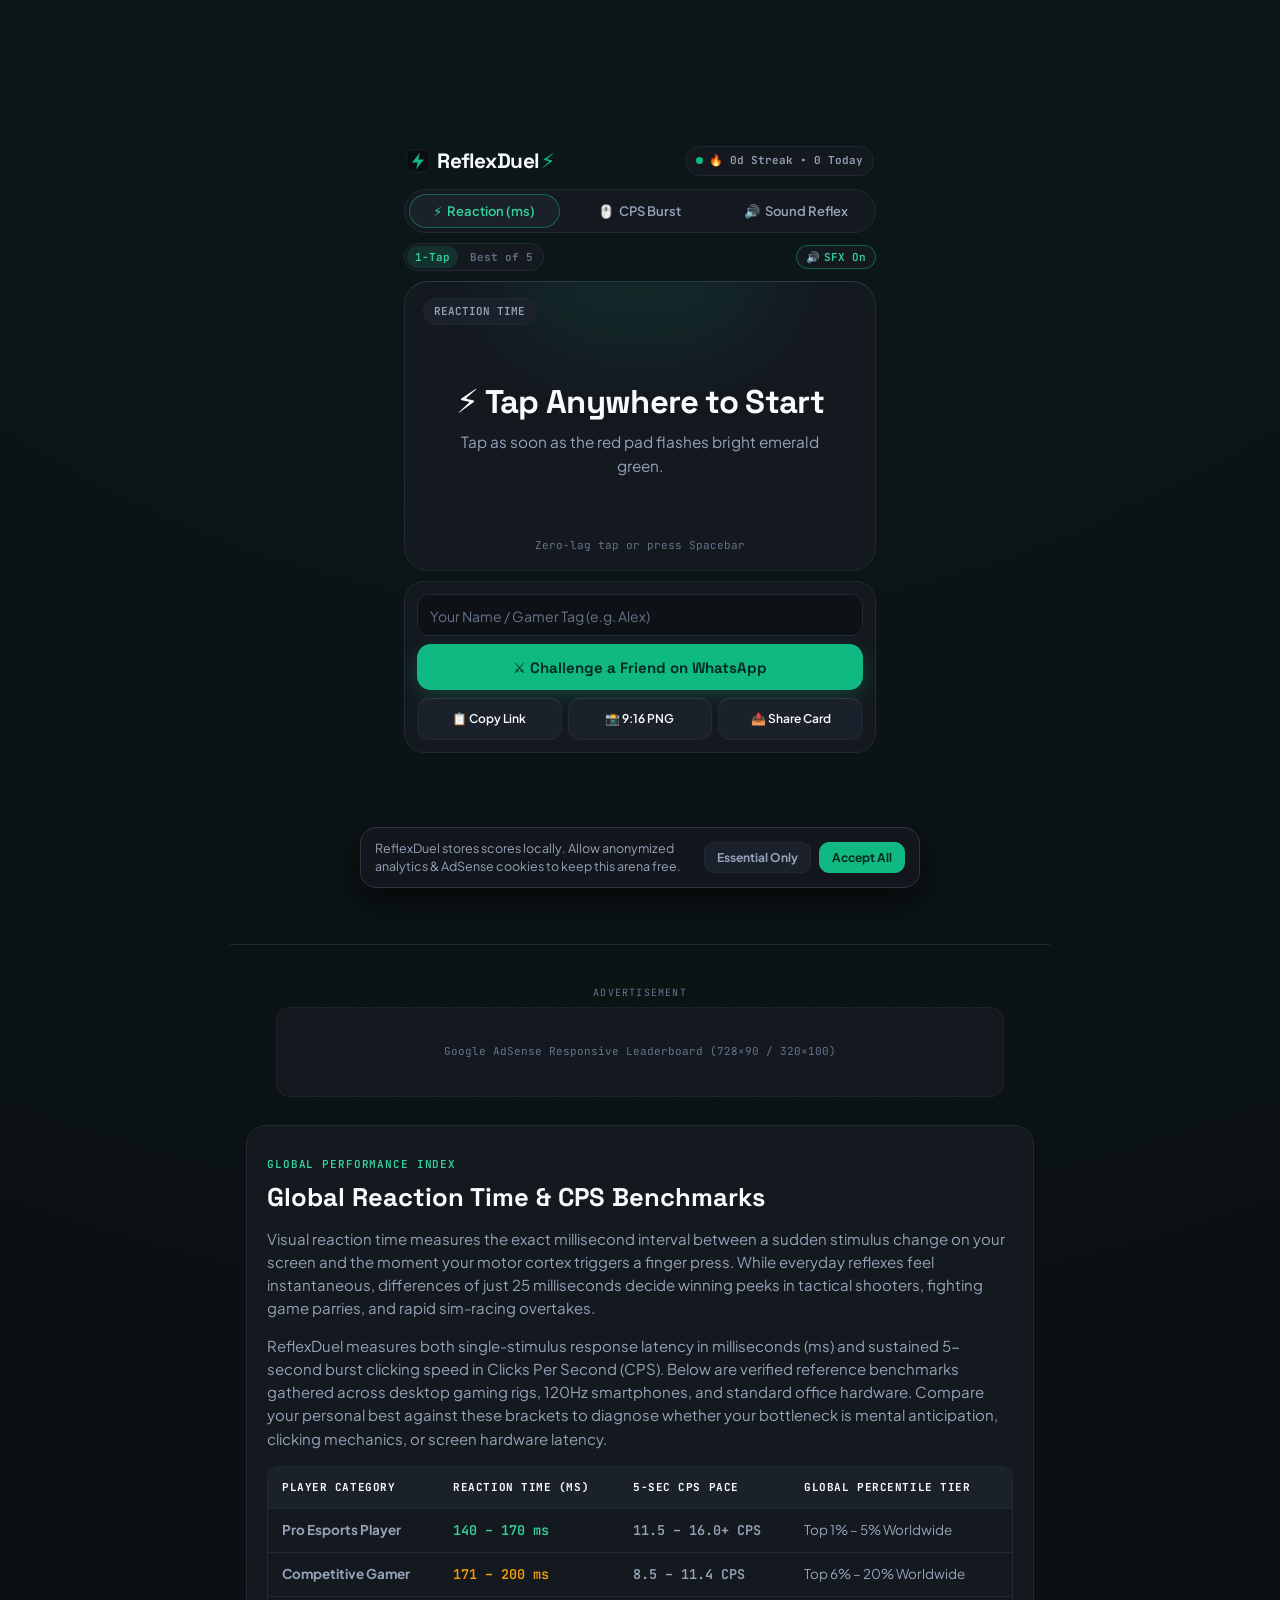
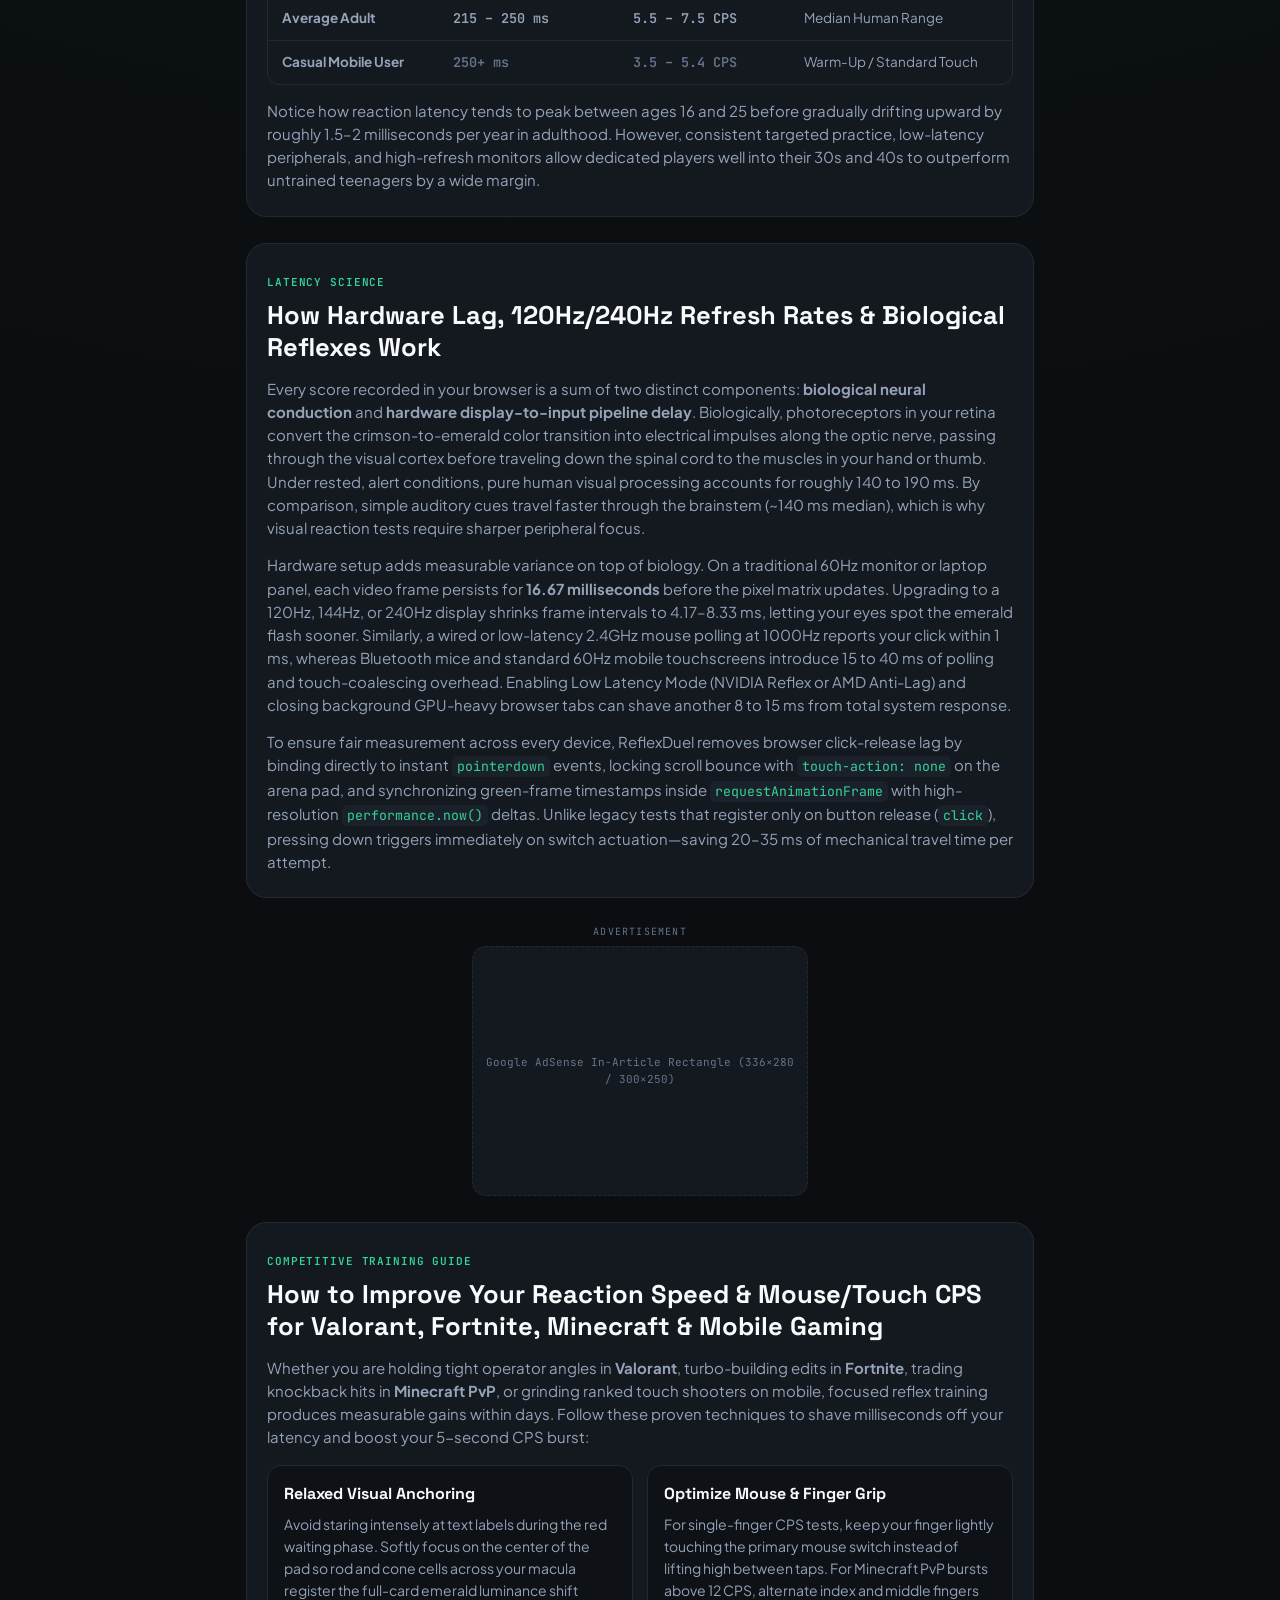
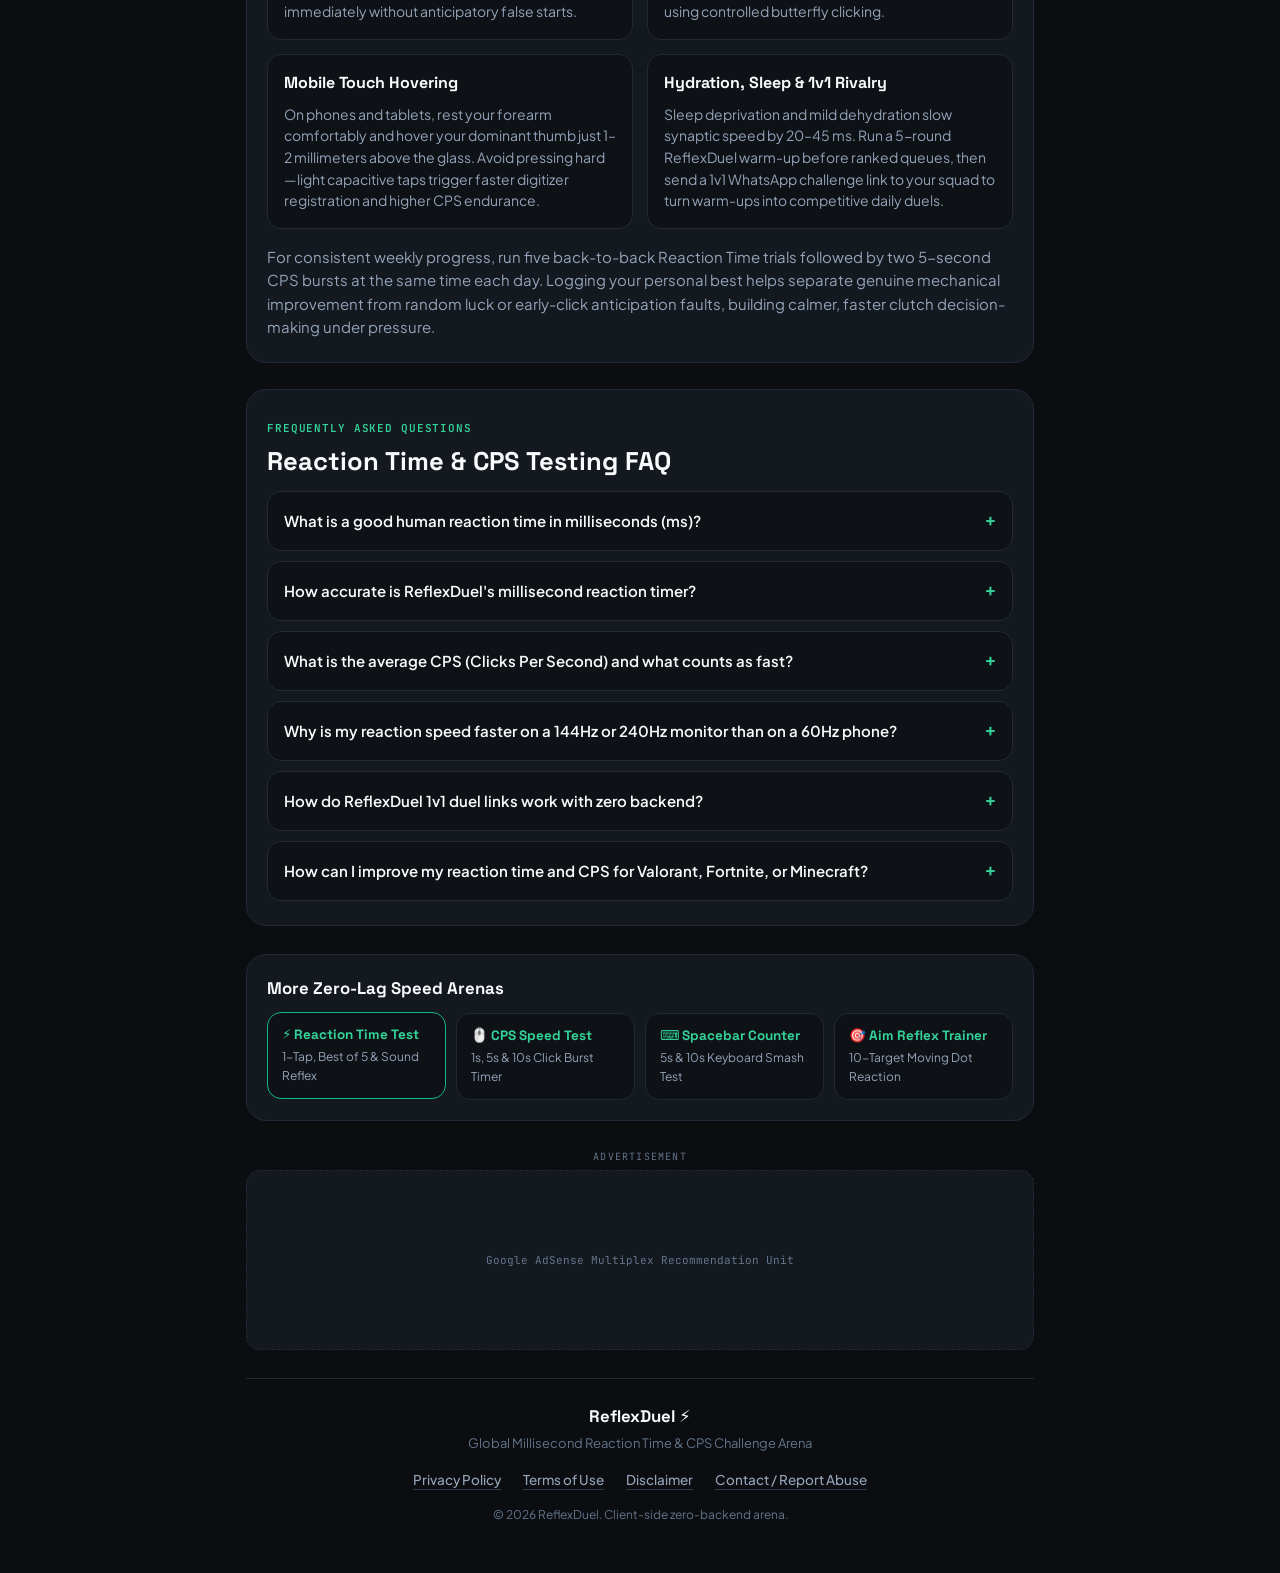
<file: index.html>
<!DOCTYPE html>
<html lang="en">

<head>
  <meta name="google-site-verification" content="S7rZ92XMf3c_kQliI7A_g4i2APwAkF-cC-5eMh1wmI8" />
  <meta charset="UTF-8">
  <meta name="viewport" content="width=device-width, initial-scale=1.0, viewport-fit=cover">

  <!-- Google Consent Mode v2 Default (GDPR / AdSense Compliance) -->
  <script>
    window.dataLayer = window.dataLayer || [];
    function gtag() { dataLayer.push(arguments); }
    gtag('consent', 'default', {
      ad_storage: 'denied',
      ad_user_data: 'denied',
      ad_personalization: 'denied',
      analytics_storage: 'denied',
      wait_for_update: 500
    });
    gtag('js', new Date());
  </script>

  <!-- Google Tag Manager (GTM) & GA4 DataLayer -->
  <script async src="https://www.googletagmanager.com/gtm.js?id=GTM-MPF56DFZ"></script>

  <!-- Google AdSense Verification Meta -->
  <meta name="google-adsense-account" content="ca-pub-0000000000000000">

  <title>ReflexDuel ⚡ — Reaction Time Test (ms) &amp; 5-Second CPS Challenge Arena</title>
  <meta name="description"
    content="Test your millisecond reaction time and 5-second Clicks Per Second (CPS) with zero lag. Unlock your global esports rank badge, save a 9:16 Story PNG card, and challenge friends via 1-click duel links." />
  <meta name="keywords"
    content="reaction time test, cps test, clicks per second challenge, millisecond reflex test, gamer reaction benchmark, beat my reaction time link" />
  <meta name="robots" content="index, follow" />
  <meta name="theme-color" content="#0B0D10" />
  <link rel="canonical" href="https://reflexduel.vercel.app/" />

  <!-- OpenGraph & Twitter Cards -->
  <meta property="og:type" content="website" />
  <meta property="og:site_name" content="ReflexDuel" />
  <meta property="og:url" content="https://reflexduel.vercel.app/" />
  <meta property="og:title" content="ReflexDuel ⚡ — Global Reaction Time &amp; CPS Challenge Arena" />
  <meta property="og:description"
    content="Measure your exact millisecond reaction speed and 5-second CPS burst. Beat your friends' scores with instant 1v1 duel links." />
  <meta property="og:image" content="https://reflexduel.vercel.app/assets/og-preview.png" />
  <meta name="twitter:card" content="summary_large_image" />
  <meta name="twitter:title" content="ReflexDuel ⚡ — Beat My Reaction Time &amp; CPS Score" />
  <meta name="twitter:description"
    content="Zero-lag browser millisecond reflex timer &amp; 5-second CPS arena. Accept a 1v1 duel now." />
  <meta name="twitter:image" content="https://reflexduel.vercel.app/assets/og-preview.png" />

  <!-- Icons & PWA Manifest -->
  <link rel="icon" type="image/svg+xml" href="assets/favicon.svg" />
  <link rel="apple-touch-icon" sizes="180x180" href="assets/apple-touch-icon.png" />
  <link rel="manifest" href="site.webmanifest" />

  <!-- Google Fonts (&display=swap) -->
  <link rel="preconnect" href="https://fonts.googleapis.com" />
  <link rel="preconnect" href="https://fonts.gstatic.com" crossorigin />
  <link
    href="https://fonts.googleapis.com/css2?family=JetBrains+Mono:wght@500;600;700&family=Plus+Jakarta+Sans:wght@400;500;600;700&family=Space+Grotesk:wght@600;700&display=swap"
    rel="stylesheet" />

  <link rel="stylesheet" href="styles.css" />

  <!-- Schema.org WebApplication Structured Data -->
  <script type="application/ld+json">
  {
    "@context": "https://schema.org",
    "@type": "WebApplication",
    "name": "ReflexDuel",
    "url": "https://reflexduel.vercel.app/",
    "applicationCategory": "GameApplication",
    "operatingSystem": "Any",
    "browserRequirements": "Requires JavaScript and HTML5",
    "description": "Zero-backend, sub-millisecond reaction time test and 5-second Clicks Per Second (CPS) challenge arena with instant URL 1v1 duels and 1080x1920 PNG Story score cards.",
    "offers": {
      "@type": "Offer",
      "price": "0",
      "priceCurrency": "USD"
    },
    "featureList": [
      "Sub-millisecond reaction time measurement via performance.now() and requestAnimationFrame",
      "5-second CPS burst timer with real-time touch ripple feedback",
      "Zero-server ?duel= challenge link generator and live victory comparison",
      "1080x1920 9:16 Story Card PNG download via HTML5 Canvas"
    ]
  }
  </script>

  <!-- Schema.org FAQPage Structured Data -->
  <script type="application/ld+json">
  {
    "@context": "https://schema.org",
    "@type": "FAQPage",
    "mainEntity": [
      {
        "@type": "Question",
        "name": "What is a good human reaction time in milliseconds (ms)?",
        "acceptedAnswer": {
          "@type": "Answer",
          "text": "The average adult visual reaction time falls between 215 ms and 250 ms. Competitive gamers consistently hit 171 ms to 200 ms, while elite esports pros often score between 140 ms and 170 ms on high-refresh-rate setups."
        }
      },
      {
        "@type": "Question",
        "name": "How accurate is ReflexDuel's millisecond reaction timer?",
        "acceptedAnswer": {
          "@type": "Answer",
          "text": "ReflexDuel pairs requestAnimationFrame paint synchronization with the browser's high-resolution performance.now() clock and zero-delay pointerdown listeners with touch-action: none, eliminating legacy mobile click delays."
        }
      },
      {
        "@type": "Question",
        "name": "What is the average CPS (Clicks Per Second) and what counts as fast?",
        "acceptedAnswer": {
          "@type": "Answer",
          "text": "Most players average 5.5 to 7.0 CPS using standard single-finger clicking. Hitting 9.0 to 11.9 CPS enters the Sweaty PvPer tier (Top 8%), and 12.0+ CPS places you in the Top 1% global bracket."
        }
      },
      {
        "@type": "Question",
        "name": "Why is my reaction speed faster on a 144Hz or 240Hz monitor than on a 60Hz phone?",
        "acceptedAnswer": {
          "@type": "Answer",
          "text": "A 60Hz display refreshes once every 16.7 ms, whereas a 240Hz monitor updates every 4.2 ms. Touchscreens also add 15 to 40 ms of capacitive digitizer polling latency compared to a 1000Hz wired or 2.4GHz gaming mouse."
        }
      },
      {
        "@type": "Question",
        "name": "How do ReflexDuel 1v1 duel links work with zero backend?",
        "acceptedAnswer": {
          "@type": "Answer",
          "text": "Your gamer tag, selected test mode, and verified score are encoded directly into a compact URL-safe Base64 token (?duel=...). When a friend opens the link, their browser decodes the target score locally and challenges them to beat it."
        }
      },
      {
        "@type": "Question",
        "name": "How can I improve my reaction time and CPS for Valorant, Fortnite, or Minecraft?",
        "acceptedAnswer": {
          "@type": "Answer",
          "text": "Warm up daily before ranked matches, focus softly at the center of the target pad, upgrade display refresh rates where possible, and practice relaxed butterfly or jitter clicking bursts with regular wrist rest intervals."
        }
      }
    ]
  }
  </script>
</head>

<body data-default-mode="reflex">
  <!-- Google Tag Manager (noscript) -->
  <noscript><iframe src="https://www.googletagmanager.com/ns.html?id=GTM-MPF56DFZ" height="0" width="0"
      style="display:none;visibility:hidden"></iframe></noscript>

  <canvas id="confettiCanvas" aria-hidden="true"></canvas>

  <!-- Main Single-Screen Stage (Max-Width 500px Centered) -->
  <main class="main-stage" id="mainStage">
    <!-- Minimal Zero-Button Header -->
    <header class="site-header">
      <a href="./" class="brand-logo" id="brandResetLink" aria-label="ReflexDuel Home Reset">
        <img src="assets/favicon.svg" alt="" width="24" height="24" class="brand-icon" />
        <span class="brand-wordmark">ReflexDuel<span class="brand-bolt" aria-hidden="true">⚡</span></span>
      </a>
      <div class="social-proof-badge" aria-live="off">
        <span class="pulse-dot" aria-hidden="true"></span>
        <span id="streakBadgeText">🔥 0-Day Streak • 0 Runs</span>
      </div>
    </header>

    <!-- Friend Challenge Banner (Hidden until ?duel= link opened) -->
    <div class="challenge-banner hidden" id="challengeBanner" role="status" aria-live="polite"></div>

    <!-- 3-Tab Mode Switcher -->
    <nav class="mode-switcher is-3" role="tablist" aria-label="Game Modes">
      <button type="button" class="mode-tab is-active" id="tabReflex" role="tab" aria-selected="true"
        data-mode="reflex">
        <span aria-hidden="true">⚡</span>
        <span>Reaction (ms)</span>
      </button>
      <button type="button" class="mode-tab" id="tabCps" role="tab" aria-selected="false" data-mode="cps">
        <span aria-hidden="true">🖱️</span>
        <span>CPS Burst</span>
      </button>
      <button type="button" class="mode-tab" id="tabSound" role="tab" aria-selected="false" data-mode="sound">
        <span aria-hidden="true">🔊</span>
        <span>Sound Reflex</span>
      </button>
    </nav>

    <!-- Compact Mode Variant, Recent Splits & Web Audio Controls -->
    <div class="subbar-row" id="subbarRow">
      <div class="variant-pills" id="variantPills" role="group" aria-label="Mode Variant">
        <button type="button" class="variant-pill is-active" data-variant="1">1-Tap</button>
        <button type="button" class="variant-pill" data-variant="5">Best of 5</button>
      </div>
      <div class="history-strip" id="historyStrip" aria-label="Recent Attempts"></div>
      <button type="button" class="sfx-toggle-btn is-on" id="sfxToggleBtn" aria-pressed="true"
        title="Toggle Web Audio sound effects">
        <span aria-hidden="true">🔊</span>
        <span>SFX On</span>
      </button>
    </div>

    <!-- Giant Interactive Arena Pad (rounded-3xl, touch-action locked) -->
    <div class="arena-pad state-idle" id="arenaPad" role="button" tabindex="0"
      aria-label="Interactive Reaction Time and Click Speed Pad. Tap anywhere to start.">
      <div class="ripple-layer" id="rippleLayer" aria-hidden="true"></div>
      <div class="pad-aura" aria-hidden="true"></div>

      <!-- Idle / Wait / Go / Too Early / CPS Live Overlay -->
      <div class="pad-live-view" id="padLiveView">
        <div class="pad-meta-row" id="padMetaRow">
          <span class="meta-pill" id="padModePill">REACTION TIME</span>
          <span class="meta-pill meta-pill-pb hidden" id="padPbPill">PB: --</span>
        </div>

        <div class="pad-hero-center">
          <div class="best-of-dots hidden" id="bestOfDots" aria-hidden="true">
            <span class="bo5-dot"></span>
            <span class="bo5-dot"></span>
            <span class="bo5-dot"></span>
            <span class="bo5-dot"></span>
            <span class="bo5-dot"></span>
          </div>
          <div class="cps-counter hidden" id="cpsLiveCounter">0</div>
          <h1 class="pad-title" id="padTitle">⚡ Tap Anywhere to Start</h1>
          <p class="pad-subtitle" id="padSubtitle">Tap when the red pad flashes bright emerald green.</p>
        </div>

        <div class="pad-footer-row">
          <span class="pad-hint" id="padHint">Zero-lag tap or press Spacebar</span>
        </div>
      </div>

      <!-- Result View (Inside Pad) -->
      <div class="pad-result-view hidden" id="padResultView">
        <div class="rank-badge" id="rankBadge">🏆 TOP 5% • PRO ESPORTS TIER</div>
        <div class="score-display" id="scoreDisplay">168 ms</div>
        <p class="score-comparison" id="scoreComparisonText">47 ms faster than the average human!</p>
        <span class="retry-prompt" id="retryPrompt">↻ Tap here to try again</span>
      </div>
    </div>

    <!-- 1-Step Viral Duel Link & Share Card -->
    <section class="share-card" id="shareCard" aria-label="Challenge and Share">
      <div class="input-wrapper">
        <label class="sr-only" for="playerNameInput">Your Name or Gamer Tag</label>
        <input type="text" id="playerNameInput" class="player-name-input" maxlength="20" autocomplete="nickname"
          placeholder="Your Name / Gamer Tag (e.g. Alex)" />
      </div>

      <button type="button" class="btn-whatsapp" id="whatsappDuelBtn">
        <span>⚔️ Challenge a Friend on WhatsApp</span>
      </button>

      <div class="secondary-btn-row is-3">
        <button type="button" class="btn-secondary" id="copyDuelLinkBtn">
          <span>📋 Copy Link</span>
        </button>
        <button type="button" class="btn-secondary" id="downloadCardBtn">
          <span>📸 9:16 PNG</span>
        </button>
        <button type="button" class="btn-secondary" id="nativeShareBtn">
          <span>📤 Share Card</span>
        </button>
      </div>

      <p class="share-feedback hidden" id="shareFeedback" role="status" aria-live="polite"></p>
    </section>
  </main>

  <!-- Below-the-Fold AdSense Slots, 800+ Words SEO Editorial Guide & 6 FAQs -->
  <div class="below-fold-hub">
    <!-- Ad Slot 1: Responsive Leaderboard (Minimum 36px safe margin below game stage) -->
    <aside class="ad-wrapper ad-leaderboard-wrap" id="ad-slot-leaderboard" data-ad-status="pending"
      aria-label="Advertisement">
      <span class="ad-label">Advertisement</span>
      <div class="ad-box ad-leaderboard-box">
        <!-- Insert Google AdSense Responsive Leaderboard (<ins class="adsbygoogle">) here -->
        <span class="ad-placeholder">Google AdSense Responsive Leaderboard (728×90 / 320×100)</span>
      </div>
    </aside>

    <article class="editorial-article">
      <!-- Section 1: Global Reaction Time & CPS Benchmarks Table -->
      <section class="editorial-section">
        <span class="eyebrow">GLOBAL PERFORMANCE INDEX</span>
        <h2>Global Reaction Time &amp; CPS Benchmarks</h2>
        <p>
          Visual reaction time measures the exact millisecond interval between a sudden stimulus change on your screen
          and the moment your motor cortex triggers a finger press. While everyday reflexes feel instantaneous,
          differences of just 25 milliseconds decide winning peeks in tactical shooters, fighting game parries, and
          rapid sim-racing overtakes.
        </p>
        <p>
          ReflexDuel measures both single-stimulus response latency in milliseconds (ms) and sustained 5-second burst
          clicking speed in Clicks Per Second (CPS). Below are verified reference benchmarks gathered across desktop
          gaming rigs, 120Hz smartphones, and standard office hardware. Compare your personal best against these
          brackets to diagnose whether your bottleneck is mental anticipation, clicking mechanics, or screen hardware
          latency.
        </p>

        <div class="table-container">
          <table class="benchmark-table">
            <thead>
              <tr>
                <th>Player Category</th>
                <th>Reaction Time (ms)</th>
                <th>5-Sec CPS Pace</th>
                <th>Global Percentile Tier</th>
              </tr>
            </thead>
            <tbody>
              <tr>
                <td><strong>Pro Esports Player</strong></td>
                <td class="mono emerald">140 – 170 ms</td>
                <td class="mono">11.5 – 16.0+ CPS</td>
                <td>Top 1% – 5% Worldwide</td>
              </tr>
              <tr>
                <td><strong>Competitive Gamer</strong></td>
                <td class="mono amber">171 – 200 ms</td>
                <td class="mono">8.5 – 11.4 CPS</td>
                <td>Top 6% – 20% Worldwide</td>
              </tr>
              <tr>
                <td><strong>Average Adult</strong></td>
                <td class="mono">215 – 250 ms</td>
                <td class="mono">5.5 – 7.5 CPS</td>
                <td>Median Human Range</td>
              </tr>
              <tr>
                <td><strong>Casual Mobile User</strong></td>
                <td class="mono muted">250+ ms</td>
                <td class="mono muted">3.5 – 5.4 CPS</td>
                <td>Warm-Up / Standard Touch</td>
              </tr>
            </tbody>
          </table>
        </div>
        <p style="margin-top: 14px;">
          Notice how reaction latency tends to peak between ages 16 and 25 before gradually drifting upward by roughly
          1.5–2 milliseconds per year in adulthood. However, consistent targeted practice, low-latency peripherals, and
          high-refresh monitors allow dedicated players well into their 30s and 40s to outperform untrained teenagers by
          a wide margin.
        </p>
      </section>

      <!-- Section 2: Hardware Lag, Refresh Rates & Biological Reflexes -->
      <section class="editorial-section">
        <span class="eyebrow">LATENCY SCIENCE</span>
        <h2>How Hardware Lag, 120Hz/240Hz Refresh Rates &amp; Biological Reflexes Work</h2>
        <p>
          Every score recorded in your browser is a sum of two distinct components: <strong>biological neural
            conduction</strong> and <strong>hardware display-to-input pipeline delay</strong>. Biologically,
          photoreceptors in your retina convert the crimson-to-emerald color transition into electrical impulses along
          the optic nerve, passing through the visual cortex before traveling down the spinal cord to the muscles in
          your hand or thumb. Under rested, alert conditions, pure human visual processing accounts for roughly 140 to
          190 ms. By comparison, simple auditory cues travel faster through the brainstem (~140 ms median), which is why
          visual reaction tests require sharper peripheral focus.
        </p>
        <p>
          Hardware setup adds measurable variance on top of biology. On a traditional 60Hz monitor or laptop panel, each
          video frame persists for <strong>16.67 milliseconds</strong> before the pixel matrix updates. Upgrading to a
          120Hz, 144Hz, or 240Hz display shrinks frame intervals to 4.17–8.33 ms, letting your eyes spot the emerald
          flash sooner. Similarly, a wired or low-latency 2.4GHz mouse polling at 1000Hz reports your click within 1 ms,
          whereas Bluetooth mice and standard 60Hz mobile touchscreens introduce 15 to 40 ms of polling and
          touch-coalescing overhead. Enabling Low Latency Mode (NVIDIA Reflex or AMD Anti-Lag) and closing background
          GPU-heavy browser tabs can shave another 8 to 15 ms from total system response.
        </p>
        <p>
          To ensure fair measurement across every device, ReflexDuel removes browser click-release lag by binding
          directly to instant <code>pointerdown</code> events, locking scroll bounce with
          <code>touch-action: none</code> on the arena pad, and synchronizing green-frame timestamps inside
          <code>requestAnimationFrame</code> with high-resolution <code>performance.now()</code> deltas. Unlike legacy
          tests that register only on button release (<code>click</code>), pressing down triggers immediately on switch
          actuation—saving 20–35 ms of mechanical travel time per attempt.
        </p>
      </section>

      <!-- Ad Slot 2: In-Article Rectangle -->
      <aside class="ad-wrapper ad-rectangle-wrap" id="ad-slot-rectangle" data-ad-status="pending"
        aria-label="Advertisement">
        <span class="ad-label">Advertisement</span>
        <div class="ad-box ad-rectangle-box">
          <!-- Insert Google AdSense In-Article Rectangle (336×280 / 300×250) here -->
          <span class="ad-placeholder">Google AdSense In-Article Rectangle (336×280 / 300×250)</span>
        </div>
      </aside>

      <!-- Section 3: How to Improve Reaction Speed & CPS -->
      <section class="editorial-section">
        <span class="eyebrow">COMPETITIVE TRAINING GUIDE</span>
        <h2>How to Improve Your Reaction Speed &amp; Mouse/Touch CPS for Valorant, Fortnite, Minecraft &amp; Mobile
          Gaming</h2>
        <p>
          Whether you are holding tight operator angles in <strong>Valorant</strong>, turbo-building edits in
          <strong>Fortnite</strong>, trading knockback hits in <strong>Minecraft PvP</strong>, or grinding ranked touch
          shooters on mobile, focused reflex training produces measurable gains within days. Follow these proven
          techniques to shave milliseconds off your latency and boost your 5-second CPS burst:
        </p>
        <div class="tips-grid">
          <div class="tip-card">
            <h3>Relaxed Visual Anchoring</h3>
            <p>
              Avoid staring intensely at text labels during the red waiting phase. Softly focus on the center of the pad
              so rod and cone cells across your macula register the full-card emerald luminance shift immediately
              without anticipatory false starts.
            </p>
          </div>
          <div class="tip-card">
            <h3>Optimize Mouse &amp; Finger Grip</h3>
            <p>
              For single-finger CPS tests, keep your finger lightly touching the primary mouse switch instead of lifting
              high between taps. For Minecraft PvP bursts above 12 CPS, alternate index and middle fingers using
              controlled butterfly clicking.
            </p>
          </div>
          <div class="tip-card">
            <h3>Mobile Touch Hovering</h3>
            <p>
              On phones and tablets, rest your forearm comfortably and hover your dominant thumb just 1–2 millimeters
              above the glass. Avoid pressing hard—light capacitive taps trigger faster digitizer registration and
              higher CPS endurance.
            </p>
          </div>
          <div class="tip-card">
            <h3>Hydration, Sleep &amp; 1v1 Rivalry</h3>
            <p>
              Sleep deprivation and mild dehydration slow synaptic speed by 20–45 ms. Run a 5-round ReflexDuel warm-up
              before ranked queues, then send a 1v1 WhatsApp challenge link to your squad to turn warm-ups into
              competitive daily duels.
            </p>
          </div>
        </div>
        <p style="margin-top: 16px;">
          For consistent weekly progress, run five back-to-back Reaction Time trials followed by two 5-second CPS bursts
          at the same time each day. Logging your personal best helps separate genuine mechanical improvement from
          random luck or early-click anticipation faults, building calmer, faster clutch decision-making under pressure.
        </p>
      </section>

      <!-- Section 4: 6 Interactive <details> FAQ Items -->
      <section class="editorial-section faq-section" aria-labelledby="faqHeading">
        <span class="eyebrow">FREQUENTLY ASKED QUESTIONS</span>
        <h2 id="faqHeading">Reaction Time &amp; CPS Testing FAQ</h2>

        <div class="faq-list">
          <details class="faq-details">
            <summary>What is a good human reaction time in milliseconds (ms)?</summary>
            <p>
              The average adult visual reaction time sits between 215 ms and 250 ms. Competitive gamers regularly clock
              between 171 ms and 200 ms, while elite esports professionals frequently reach 140 ms to 170 ms on
              low-latency monitors.
            </p>
          </details>

          <details class="faq-details">
            <summary>How accurate is ReflexDuel's millisecond reaction timer?</summary>
            <p>
              ReflexDuel synchronizes the emerald visual trigger with <code>requestAnimationFrame</code>, timestamps
              with sub-millisecond <code>performance.now()</code> precision, and measures on instant
              <code>pointerdown</code> with touch-scroll locks enabled strictly on the arena pad.
            </p>
          </details>

          <details class="faq-details">
            <summary>What is the average CPS (Clicks Per Second) and what counts as fast?</summary>
            <p>
              Standard regular clicking yields 5.5 to 7.0 CPS over 5 seconds. Reaching 9.0 to 11.9 CPS earns the Sweaty
              PvPer rank (Top 8%), while butterfly or jitter bursts of 12.0+ CPS place you in the Top 1% worldwide.
            </p>
          </details>

          <details class="faq-details">
            <summary>Why is my reaction speed faster on a 144Hz or 240Hz monitor than on a 60Hz phone?</summary>
            <p>
              A 60Hz screen waits up to 16.7 ms to display the next frame, whereas 144Hz–240Hz displays refresh every
              4.2 to 6.9 ms. Mobile touch digitizers also add 15–40 ms of input pipeline delay relative to a 1000Hz
              wired gaming mouse.
            </p>
          </details>

          <details class="faq-details">
            <summary>How do ReflexDuel 1v1 duel links work with zero backend?</summary>
            <p>
              When you copy or share a duel link, ReflexDuel encodes your name, selected mode, and score into a compact
              URL-safe Base64 token (<code>?duel=...</code>). Your friend's browser decodes that score locally with no
              account or server required.
            </p>
          </details>

          <details class="faq-details">
            <summary>How can I improve my reaction time and CPS for Valorant, Fortnite, or Minecraft?</summary>
            <p>
              Practice short 5-round warm-ups before ranked matches, prioritize 120Hz+ displays and low-latency mice,
              stay hydrated, and take frequent rest breaks during rapid CPS drills to avoid repetitive wrist strain.
            </p>
          </details>
        </div>
      </section>
    </article>

    <!-- Below-Fold Internal Navigation to Dedicated Challenge Arenas -->
    <section class="silo-links-card" aria-label="More Reflex & Speed Arenas">
      <h3>More Zero-Lag Speed Arenas</h3>
      <div class="silo-grid">
        <a href="./" class="silo-pill-link is-current">
          <strong>⚡ Reaction Time Test</strong>
          <span>1-Tap, Best of 5 &amp; Sound Reflex</span>
        </a>
        <a href="cps-test.html" class="silo-pill-link">
          <strong>🖱️ CPS Speed Test</strong>
          <span>1s, 5s &amp; 10s Click Burst Timer</span>
        </a>
        <a href="spacebar-test.html" class="silo-pill-link">
          <strong>⌨️ Spacebar Counter</strong>
          <span>5s &amp; 10s Keyboard Smash Test</span>
        </a>
        <a href="aim-reflex.html" class="silo-pill-link">
          <strong>🎯 Aim Reflex Trainer</strong>
          <span>10-Target Moving Dot Reaction</span>
        </a>
      </div>
    </section>

    <!-- Ad Slot 3: Multiplex Above Footer -->
    <aside class="ad-wrapper ad-multiplex-wrap" id="ad-slot-multiplex" data-ad-status="pending"
      aria-label="Advertisement">
      <span class="ad-label">Advertisement</span>
      <div class="ad-box ad-multiplex-box">
        <!-- Insert Google AdSense Multiplex Ad Unit (<ins class="adsbygoogle">) here -->
        <span class="ad-placeholder">Google AdSense Multiplex Recommendation Unit</span>
      </div>
    </aside>

    <!-- Footer & Legal Links -->
    <footer class="site-footer">
      <div class="footer-brand-row">
        <strong>ReflexDuel ⚡</strong>
        <span>Global Millisecond Reaction Time &amp; CPS Challenge Arena</span>
      </div>
      <nav class="footer-nav" aria-label="Legal and Compliance">
        <button type="button" class="footer-link-btn" data-legal-open="privacy">Privacy Policy</button>
        <button type="button" class="footer-link-btn" data-legal-open="terms">Terms of Use</button>
        <button type="button" class="footer-link-btn" data-legal-open="disclaimer">Disclaimer</button>
        <button type="button" class="footer-link-btn" data-legal-open="contact">Contact / Report Abuse</button>
      </nav>
      <p class="footer-copy">© 2026 ReflexDuel. Client-side zero-backend arena.</p>
    </footer>
  </div>

  <!-- Legal & Compliance Modal -->
  <div class="modal-backdrop hidden" id="legalModal" role="dialog" aria-modal="true" aria-labelledby="legalModalTitle">
    <div class="modal-card">
      <div class="modal-head">
        <h2 id="legalModalTitle">Legal, Privacy &amp; Compliance</h2>
        <button type="button" class="modal-close-btn" id="legalModalClose" aria-label="Close modal">✕</button>
      </div>
      <div class="modal-tab-bar" role="tablist">
        <button type="button" class="modal-tab-btn is-active" data-legal-tab="privacy" role="tab"
          aria-selected="true">Privacy Policy</button>
        <button type="button" class="modal-tab-btn" data-legal-tab="terms" role="tab" aria-selected="false">Terms of
          Use</button>
        <button type="button" class="modal-tab-btn" data-legal-tab="disclaimer" role="tab"
          aria-selected="false">Disclaimer</button>
        <button type="button" class="modal-tab-btn" data-legal-tab="contact" role="tab" aria-selected="false">Contact /
          Report Abuse</button>
      </div>
      <div class="modal-content" id="legalModalBody"></div>
    </div>
  </div>

  <!-- Google Consent Mode v2 Banner -->
  <div class="consent-banner hidden" id="consentBanner" role="region" aria-label="Cookie and Ad Consent">
    <p class="consent-text">
      ReflexDuel stores scores locally. Allow anonymized analytics &amp; AdSense cookies to keep this arena free.
    </p>
    <div class="consent-actions">
      <button type="button" class="consent-btn consent-btn-reject" id="consentRejectBtn">Essential Only</button>
      <button type="button" class="consent-btn consent-btn-accept" id="consentAcceptBtn">Accept All</button>
    </div>
  </div>

  <script src="app.js"></script>
</body>

</html>
</file>
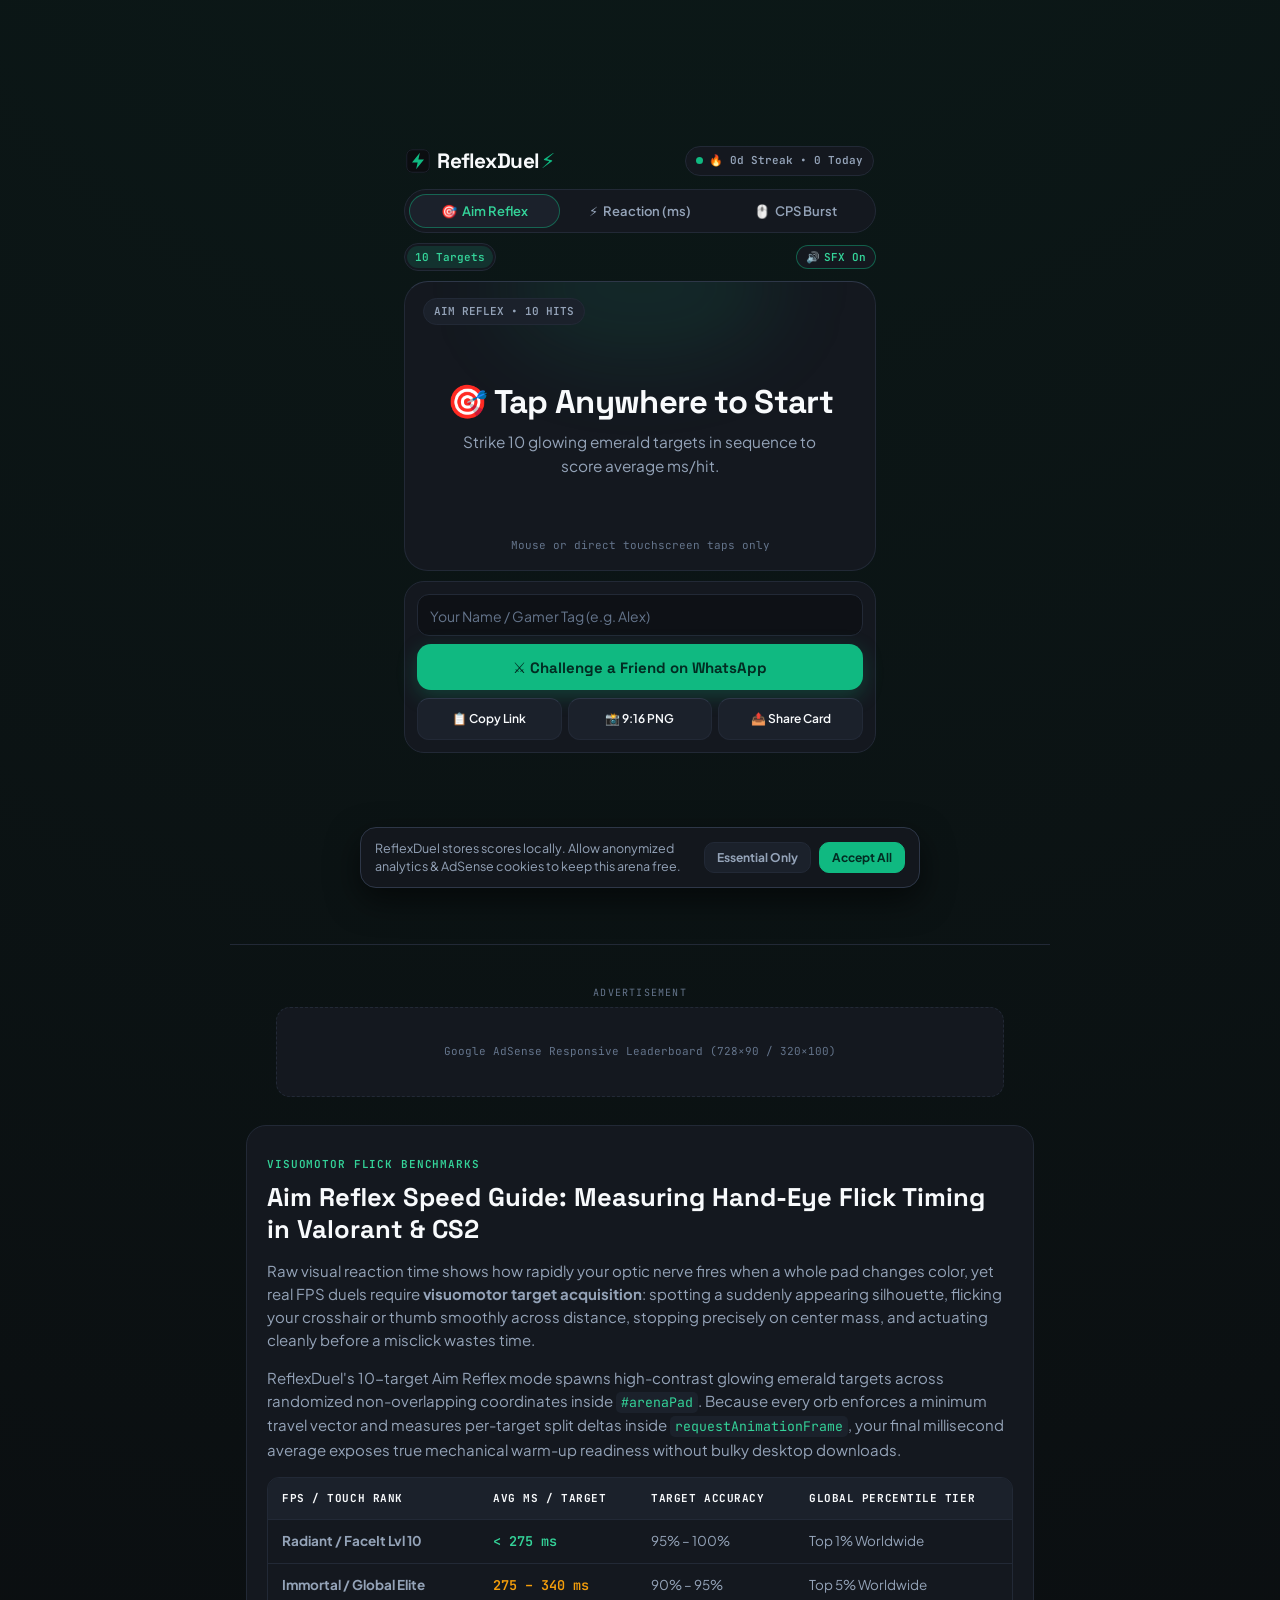
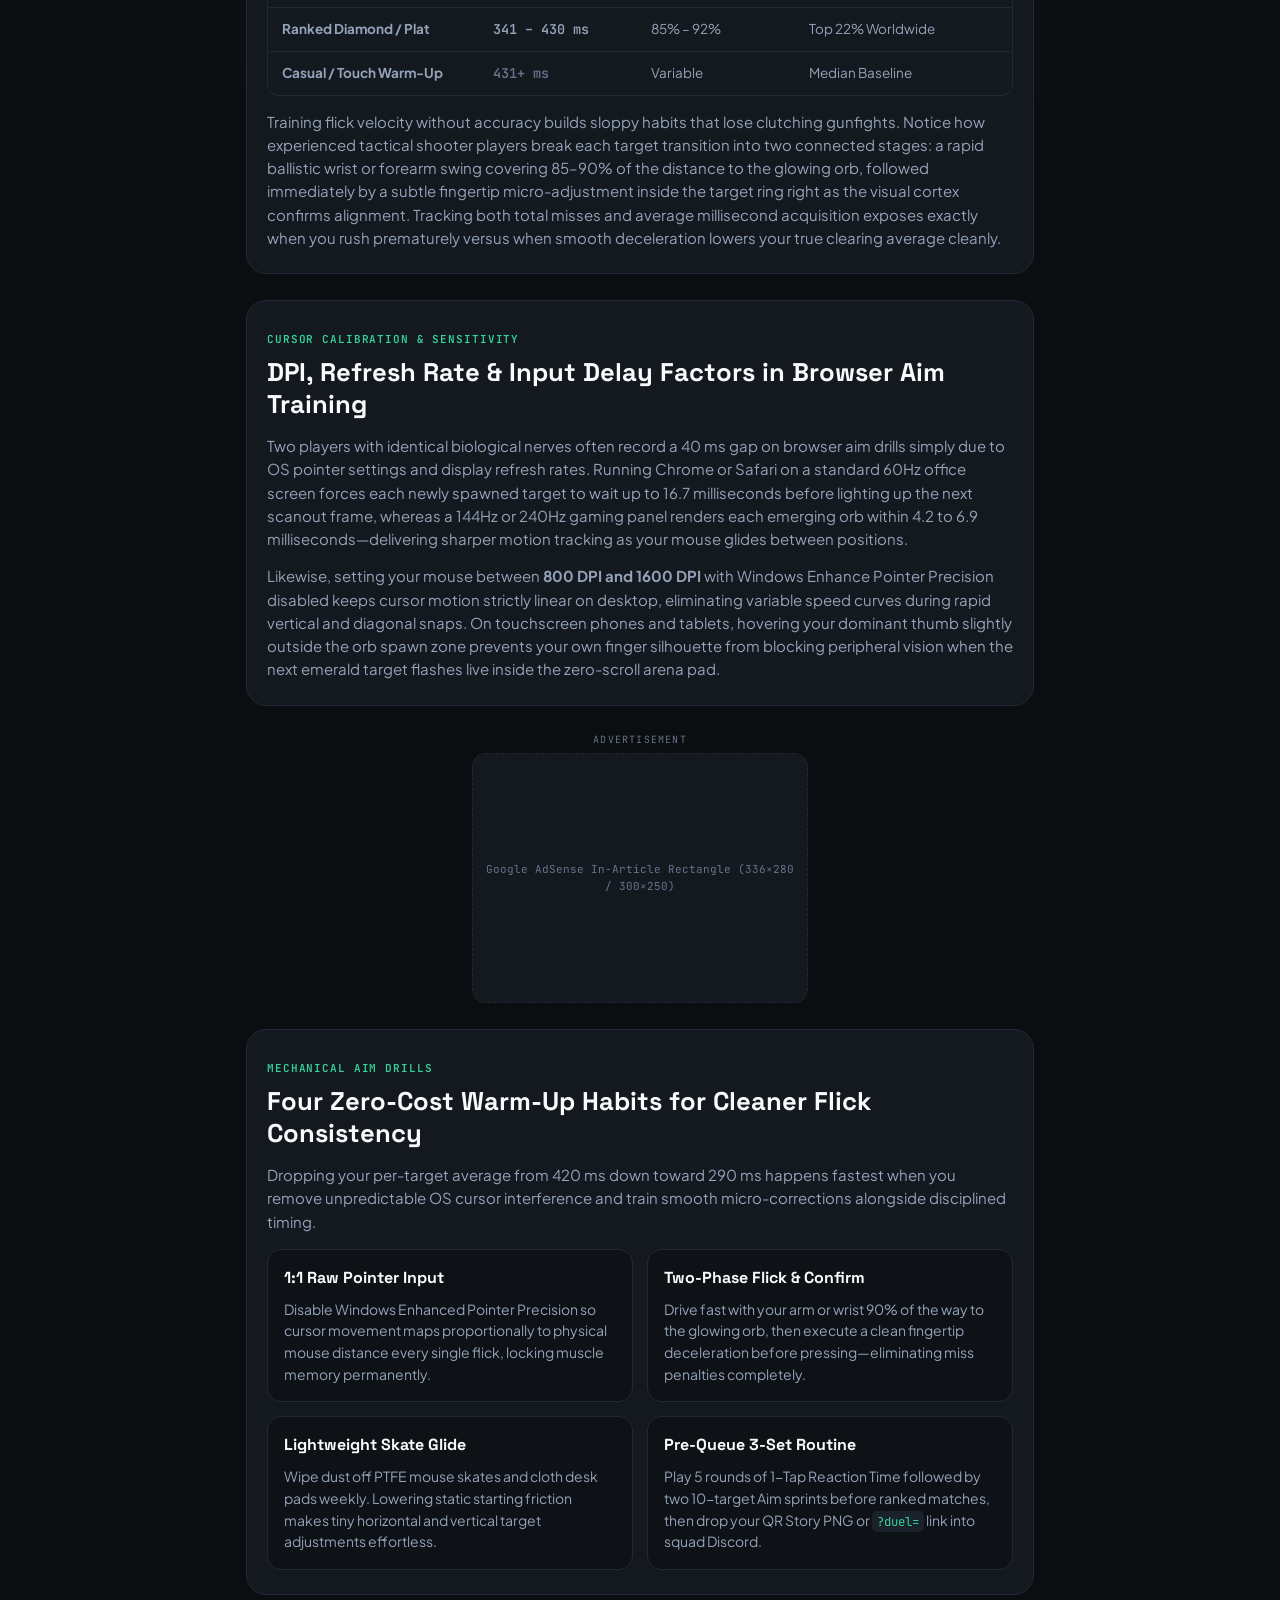
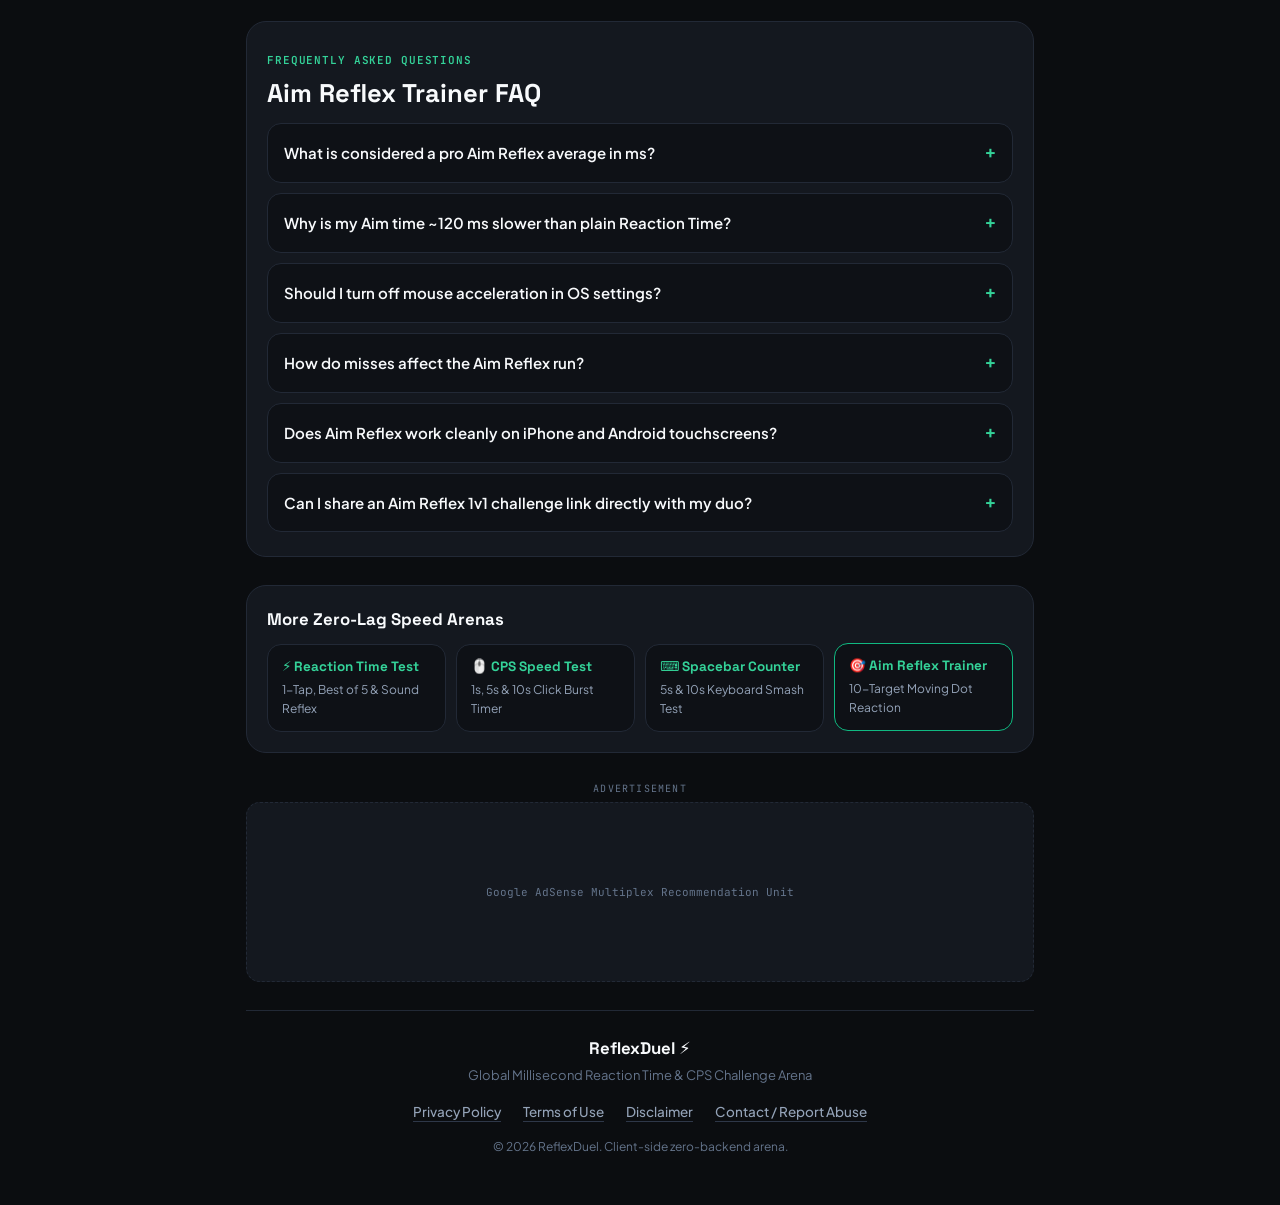
<file: aim-reflex.html>
<!DOCTYPE html>
<html lang="en">

<head>
  <meta name="google-site-verification" content="S7rZ92XMf3c_kQliI7A_g4i2APwAkF-cC-5eMh1wmI8" />
  <meta charset="UTF-8" />
  <meta name="viewport" content="width=device-width, initial-scale=1.0, viewport-fit=cover" />

  <script>
    window.dataLayer = window.dataLayer || [];
    function gtag() { dataLayer.push(arguments); }
    gtag('consent', 'default', {
      ad_storage: 'denied',
      ad_user_data: 'denied',
      ad_personalization: 'denied',
      analytics_storage: 'denied',
      wait_for_update: 500
    });
    gtag('js', new Date());
  </script>

  <script async src="https://www.googletagmanager.com/gtm.js?id=GTM-MPF56DFZ"></script>
  <meta name="google-adsense-account" content="ca-pub-0000000000000000" />

  <title>Aim Reflex Trainer 🎯 — 10-Target Flick Reaction Speed Test | ReflexDuel</title>
  <meta name="description"
    content="Train mouse flick accuracy and touchscreen precision with the zero-lag 10-target Aim Reflex test. Track average ms per hit and challenge FPS teammates via 1v1 duel links." />
  <meta name="robots" content="index, follow" />
  <meta name="theme-color" content="#0B0D10" />
  <link rel="canonical" href="https://reflexduel.vercel.app/aim-reflex" />

  <meta property="og:type" content="website" />
  <meta property="og:site_name" content="ReflexDuel" />
  <meta property="og:url" content="https://reflexduel.vercel.app/aim-reflex" />
  <meta property="og:title" content="ReflexDuel Aim Trainer 🎯 — Beat My Target Flick Speed" />
  <meta property="og:description"
    content="Clear 10 randomized glowing emerald targets in milliseconds. Zero backend, instant 1v1 duel URLs and 9:16 QR Story cards." />
  <meta property="og:image" content="https://reflexduel.vercel.app/assets/og-preview.png" />
  <meta name="twitter:card" content="summary_large_image" />
  <meta name="twitter:title" content="ReflexDuel Aim Reflex Trainer 🎯" />
  <meta name="twitter:description"
    content="Measure combined hand-eye coordination + flick reaction speed in milliseconds per target." />
  <meta name="twitter:image" content="https://reflexduel.vercel.app/assets/og-preview.png" />

  <link rel="icon" type="image/svg+xml" href="assets/favicon.svg" />
  <link rel="apple-touch-icon" sizes="180x180" href="assets/apple-touch-icon.png" />
  <link rel="manifest" href="site.webmanifest" />

  <link rel="preconnect" href="https://fonts.googleapis.com" />
  <link rel="preconnect" href="https://fonts.gstatic.com" crossorigin />
  <link
    href="https://fonts.googleapis.com/css2?family=JetBrains+Mono:wght@500;600;700&family=Plus+Jakarta+Sans:wght@400;500;600;700&family=Space+Grotesk:wght@600;700&display=swap"
    rel="stylesheet" />

  <link rel="stylesheet" href="styles.css" />

  <script type="application/ld+json">
  {
    "@context": "https://schema.org",
    "@type": "WebApplication",
    "name": "ReflexDuel Aim Reflex Trainer",
    "url": "https://reflexduel.vercel.app/aim-reflex",
    "applicationCategory": "GameApplication",
    "operatingSystem": "Any",
    "browserRequirements": "Requires JavaScript and HTML5",
    "description": "10-target moving emerald orb trainer measuring combined visual recognition, cursor flick travel, and zero-lag click reaction in milliseconds per target.",
    "offers": {
      "@type": "Offer",
      "price": "0",
      "priceCurrency": "USD"
    }
  }
  </script>

  <script type="application/ld+json">
  {
    "@context": "https://schema.org",
    "@type": "FAQPage",
    "mainEntity": [
      {
        "@type": "Question",
        "name": "What is a good average time per target in the Aim Reflex Trainer?",
        "acceptedAnswer": {
          "@type": "Answer",
          "text": "Average browser players score 430 to 550 ms per target. FPS competitors consistently clock 275 to 340 ms per target, while top Valorant or CS2 flick aimers dip below 275 ms."
        }
      },
      {
        "@type": "Question",
        "name": "Why are Aim Reflex scores higher than the 1-Tap Reaction Time Test?",
        "acceptedAnswer": {
          "@type": "Answer",
          "text": "The 1-Tap test only requires pressing an already-positioned finger (~180–230 ms), whereas Aim Reflex combines visual scanning, physical cursor or finger travel, deceleration, and precise target acquisition."
        }
      },
      {
        "@type": "Question",
        "name": "Does disabling Windows Enhance Pointer Precision improve aim speed?",
        "acceptedAnswer": {
          "@type": "Answer",
          "text": "Yes. Disabling OS pointer acceleration builds deterministic 1:1 muscle memory so consistent mouse swipe distances always land cleanly on small circular targets."
        }
      },
      {
        "@type": "Question",
        "name": "Should I prioritize zero misses or raw speed first?",
        "acceptedAnswer": {
          "@type": "Answer",
          "text": "Prioritize smooth accuracy cleanly inside target centers first. Uncontrolled overshooting wastes 150–300 ms correcting cursor trajectory before the next click."
        }
      },
      {
        "@type": "Question",
        "name": "Can touchscreens use the Aim Reflex trainer accurately?",
        "acceptedAnswer": {
          "@type": "Answer",
          "text": "Yes. Each orb locks pointerdown without scrolling the page, turning it into a fast eye-hand touch coordination drill for mobile FPS and rhythm players."
        }
      },
      {
        "@type": "Question",
        "name": "How can teammates compete on Aim Reflex times?",
        "acceptedAnswer": {
          "@type": "Answer",
          "text": "Once 10 targets are cleared, copy your ?duel= URL or WhatsApp invite directly below the pad to challenge squadmates on the exact average ms per hit benchmark."
        }
      }
    ]
  }
  </script>
</head>

<body data-default-mode="aim">
  <noscript><iframe src="https://www.googletagmanager.com/ns.html?id=GTM-MPF56DFZ" height="0" width="0"
      style="display:none;visibility:hidden"></iframe></noscript>

  <canvas id="confettiCanvas" aria-hidden="true"></canvas>

  <main class="main-stage" id="mainStage">
    <header class="site-header">
      <a href="./" class="brand-logo" id="brandResetLink" aria-label="ReflexDuel Home Reset">
        <img src="assets/favicon.svg" alt="" width="24" height="24" class="brand-icon" />
        <span class="brand-wordmark">ReflexDuel<span class="brand-bolt" aria-hidden="true">⚡</span></span>
      </a>
      <div class="social-proof-badge" aria-live="off">
        <span class="pulse-dot" aria-hidden="true"></span>
        <span id="streakBadgeText">🔥 0d Streak • 0 Today</span>
      </div>
    </header>

    <div class="challenge-banner hidden" id="challengeBanner" role="status" aria-live="polite"></div>

    <nav class="mode-switcher is-3" role="tablist" aria-label="Aim Arena Modes">
      <button type="button" class="mode-tab is-active" role="tab" aria-selected="true" data-mode="aim">
        <span aria-hidden="true">🎯</span>
        <span>Aim Reflex</span>
      </button>
      <button type="button" class="mode-tab" id="tabReflex" role="tab" aria-selected="false" data-mode="reflex">
        <span aria-hidden="true">⚡</span>
        <span>Reaction (ms)</span>
      </button>
      <button type="button" class="mode-tab" id="tabCps" role="tab" aria-selected="false" data-mode="cps">
        <span aria-hidden="true">🖱️</span>
        <span>CPS Burst</span>
      </button>
    </nav>

    <div class="subbar-row" id="subbarRow">
      <div class="variant-pills" id="variantPills" role="group" aria-label="Aim Mode Variant"></div>
      <div class="history-strip" id="historyStrip" aria-label="Recent Attempts"></div>
      <button type="button" class="sfx-toggle-btn is-on" id="sfxToggleBtn" aria-pressed="true"
        title="Toggle Web Audio sound effects">
        <span aria-hidden="true">🔊</span>
        <span>SFX On</span>
      </button>
    </div>

    <div class="arena-pad state-idle" id="arenaPad" role="button" tabindex="0"
      aria-label="Interactive Aim Reflex Target Trainer Pad. Tap anywhere to start.">
      <div class="ripple-layer" id="rippleLayer" aria-hidden="true"></div>
      <div class="pad-aura" aria-hidden="true"></div>

      <div class="pad-live-view" id="padLiveView">
        <div class="pad-meta-row" id="padMetaRow">
          <span class="meta-pill" id="padModePill">AIM REFLEX • 10 HITS</span>
          <span class="meta-pill meta-pill-pb hidden" id="padPbPill">PB: --</span>
        </div>

        <div class="pad-hero-center">
          <div class="best-of-dots hidden" id="bestOfDots" aria-hidden="true">
            <span class="bo5-dot"></span>
            <span class="bo5-dot"></span>
            <span class="bo5-dot"></span>
            <span class="bo5-dot"></span>
            <span class="bo5-dot"></span>
          </div>
          <div class="cps-counter hidden" id="cpsLiveCounter">0</div>
          <h1 class="pad-title" id="padTitle">🎯 Tap Anywhere to Start</h1>
          <p class="pad-subtitle" id="padSubtitle">Strike 10 glowing emerald targets in sequence to score average
            ms/hit.</p>
        </div>

        <div class="pad-footer-row">
          <span class="pad-hint" id="padHint">Mouse or direct touchscreen taps only</span>
        </div>
      </div>

      <div class="pad-result-view hidden" id="padResultView">
        <div class="rank-badge" id="rankBadge">🏆 TOP 5% • IMMORTAL AIM TIER</div>
        <div class="score-display" id="scoreDisplay">312 ms</div>
        <p class="score-comparison" id="scoreComparisonText">10 targets cleared (0 misses) • Avg 312 ms/hit</p>
        <span class="retry-prompt" id="retryPrompt">↻ Tap here to try again</span>
      </div>
    </div>

    <section class="share-card" id="shareCard" aria-label="Challenge and Share">
      <div class="input-wrapper">
        <label class="sr-only" for="playerNameInput">Your Name or Gamer Tag</label>
        <input type="text" id="playerNameInput" class="player-name-input" maxlength="20" autocomplete="nickname"
          placeholder="Your Name / Gamer Tag (e.g. Alex)" />
      </div>

      <button type="button" class="btn-whatsapp" id="whatsappDuelBtn">
        <span>⚔️ Challenge a Friend on WhatsApp</span>
      </button>

      <div class="secondary-btn-row is-3">
        <button type="button" class="btn-secondary" id="copyDuelLinkBtn">
          <span>📋 Copy Link</span>
        </button>
        <button type="button" class="btn-secondary" id="downloadCardBtn">
          <span>📸 9:16 PNG</span>
        </button>
        <button type="button" class="btn-secondary" id="nativeShareBtn">
          <span>📤 Share Card</span>
        </button>
      </div>

      <p class="share-feedback hidden" id="shareFeedback" role="status" aria-live="polite"></p>
    </section>
  </main>

  <div class="below-fold-hub">
    <aside class="ad-wrapper ad-leaderboard-wrap" id="ad-slot-leaderboard" data-ad-status="pending"
      aria-label="Advertisement">
      <span class="ad-label">Advertisement</span>
      <div class="ad-box ad-leaderboard-box">
        <span class="ad-placeholder">Google AdSense Responsive Leaderboard (728×90 / 320×100)</span>
      </div>
    </aside>

    <article class="editorial-article">
      <section class="editorial-section">
        <span class="eyebrow">VISUOMOTOR FLICK BENCHMARKS</span>
        <h2>Aim Reflex Speed Guide: Measuring Hand-Eye Flick Timing in Valorant &amp; CS2</h2>
        <p>
          Raw visual reaction time shows how rapidly your optic nerve fires when a whole pad changes color, yet real FPS
          duels require <strong>visuomotor target acquisition</strong>: spotting a suddenly appearing silhouette,
          flicking
          your crosshair or thumb smoothly across distance, stopping precisely on center mass, and actuating cleanly
          before a misclick wastes time.
        </p>
        <p>
          ReflexDuel's 10-target Aim Reflex mode spawns high-contrast glowing emerald targets across randomized
          non-overlapping
          coordinates inside <code>#arenaPad</code>. Because every orb enforces a minimum travel vector and measures
          per-target split
          deltas inside <code>requestAnimationFrame</code>, your final millisecond average exposes true mechanical
          warm-up
          readiness without bulky desktop downloads.
        </p>

        <div class="table-container">
          <table class="benchmark-table">
            <thead>
              <tr>
                <th>FPS / Touch Rank</th>
                <th>Avg ms / Target</th>
                <th>Target Accuracy</th>
                <th>Global Percentile Tier</th>
              </tr>
            </thead>
            <tbody>
              <tr>
                <td><strong>Radiant / FaceIt Lvl 10</strong></td>
                <td class="mono emerald">&lt; 275 ms</td>
                <td>95% – 100%</td>
                <td>Top 1% Worldwide</td>
              </tr>
              <tr>
                <td><strong>Immortal / Global Elite</strong></td>
                <td class="mono amber">275 – 340 ms</td>
                <td>90% – 95%</td>
                <td>Top 5% Worldwide</td>
              </tr>
              <tr>
                <td><strong>Ranked Diamond / Plat</strong></td>
                <td class="mono">341 – 430 ms</td>
                <td>85% – 92%</td>
                <td>Top 22% Worldwide</td>
              </tr>
              <tr>
                <td><strong>Casual / Touch Warm-Up</strong></td>
                <td class="mono muted">431+ ms</td>
                <td>Variable</td>
                <td>Median Baseline</td>
              </tr>
            </tbody>
          </table>
        </div>
        <p style="margin-top: 14px;">
          Training flick velocity without accuracy builds sloppy habits that lose clutching gunfights. Notice how
          experienced tactical shooter players break each target transition into two connected stages: a rapid ballistic
          wrist or forearm swing covering 85–90% of the distance to the glowing orb, followed immediately by a subtle
          fingertip micro-adjustment inside the target ring right as the visual cortex confirms alignment. Tracking both
          total misses and average millisecond acquisition exposes exactly when you rush prematurely versus when smooth
          deceleration lowers your true clearing average cleanly.
        </p>
      </section>

      <section class="editorial-section">
        <span class="eyebrow">CURSOR CALIBRATION &amp; SENSITIVITY</span>
        <h2>DPI, Refresh Rate &amp; Input Delay Factors in Browser Aim Training</h2>
        <p>
          Two players with identical biological nerves often record a 40 ms gap on browser aim drills simply due to OS
          pointer settings and display refresh rates. Running Chrome or Safari on a standard 60Hz office screen forces
          each newly spawned target to wait up to 16.7 milliseconds before lighting up the next scanout frame, whereas a
          144Hz or 240Hz gaming panel renders each emerging orb within 4.2 to 6.9 milliseconds—delivering sharper motion
          tracking as your mouse glides between positions.
        </p>
        <p>
          Likewise, setting your mouse between <strong>800 DPI and 1600 DPI</strong> with Windows Enhance Pointer
          Precision
          disabled keeps cursor motion strictly linear on desktop, eliminating variable speed curves during rapid
          vertical
          and diagonal snaps. On touchscreen phones and tablets, hovering your dominant thumb slightly outside the orb
          spawn zone prevents your own finger silhouette from blocking peripheral vision when the next emerald target
          flashes live inside the zero-scroll arena pad.
        </p>
      </section>

      <aside class="ad-wrapper ad-rectangle-wrap" id="ad-slot-rectangle" data-ad-status="pending"
        aria-label="Advertisement">
        <span class="ad-label">Advertisement</span>
        <div class="ad-box ad-rectangle-box">
          <span class="ad-placeholder">Google AdSense In-Article Rectangle (336×280 / 300×250)</span>
        </div>
      </aside>

      <section class="editorial-section">
        <span class="eyebrow">MECHANICAL AIM DRILLS</span>
        <h2>Four Zero-Cost Warm-Up Habits for Cleaner Flick Consistency</h2>
        <p>
          Dropping your per-target average from 420 ms down toward 290 ms happens fastest when you remove unpredictable
          OS
          cursor interference and train smooth micro-corrections alongside disciplined timing.
        </p>
        <div class="tips-grid">
          <div class="tip-card">
            <h3>1:1 Raw Pointer Input</h3>
            <p>
              Disable Windows Enhanced Pointer Precision so cursor movement maps proportionally to physical mouse
              distance
              every single flick, locking muscle memory permanently.
            </p>
          </div>
          <div class="tip-card">
            <h3>Two-Phase Flick &amp; Confirm</h3>
            <p>
              Drive fast with your arm or wrist 90% of the way to the glowing orb, then execute a clean fingertip
              deceleration
              before pressing—eliminating miss penalties completely.
            </p>
          </div>
          <div class="tip-card">
            <h3>Lightweight Skate Glide</h3>
            <p>
              Wipe dust off PTFE mouse skates and cloth desk pads weekly. Lowering static starting friction makes tiny
              horizontal and vertical target adjustments effortless.
            </p>
          </div>
          <div class="tip-card">
            <h3>Pre-Queue 3-Set Routine</h3>
            <p>
              Play 5 rounds of 1-Tap Reaction Time followed by two 10-target Aim sprints before ranked matches, then
              drop
              your QR Story PNG or <code>?duel=</code> link into squad Discord.
            </p>
          </div>
        </div>
      </section>

      <section class="editorial-section faq-section" aria-labelledby="aimFaqHeading">
        <span class="eyebrow">FREQUENTLY ASKED QUESTIONS</span>
        <h2 id="aimFaqHeading">Aim Reflex Trainer FAQ</h2>
        <div class="faq-list">
          <details class="faq-details">
            <summary>What is considered a pro Aim Reflex average in ms?</summary>
            <p>
              Clearing 10 spaced targets below 275 ms average per orb represents Radiant Top 1% mechanical precision,
              while
              275–340 ms tracks competitive FPS starter readiness.
            </p>
          </details>
          <details class="faq-details">
            <summary>Why is my Aim time ~120 ms slower than plain Reaction Time?</summary>
            <p>
              Plain reaction tests need zero hand displacement. Aim Reflex sums visual detection plus cursor trajectory
              travel,
              stopping deceleration, and precision target click timing.
            </p>
          </details>
          <details class="faq-details">
            <summary>Should I turn off mouse acceleration in OS settings?</summary>
            <p>
              Yes—disabling pointer acceleration creates uniform spatial distances across all flick speeds, tightening
              both
              consistency and target-to-target average times.
            </p>
          </details>
          <details class="faq-details">
            <summary>How do misses affect the Aim Reflex run?</summary>
            <p>
              Clicking outside the target counts toward your tracked miss tally and plays a gentle fault cue without
              ending
              the run, spotlighting whether rushing speed hurts precision.
            </p>
          </details>
          <details class="faq-details">
            <summary>Does Aim Reflex work cleanly on iPhone and Android touchscreens?</summary>
            <p>
              Yes. Each glowing 50px orb uses zero-delay touch capture with scrolling locked on <code>#arenaPad</code>
              so rapid mobile
              thumb drills stay effortless.
            </p>
          </details>
          <details class="faq-details">
            <summary>Can I share an Aim Reflex 1v1 challenge link directly with my duo?</summary>
            <p>
              Yes—click WhatsApp Duel, Copy Link, or Save 9:16 PNG with embedded QR code to dare your teammates to beat
              your
              average ms per hit!
            </p>
          </details>
        </div>
      </section>
    </article>

    <section class="silo-links-card" aria-label="More Reflex &amp; Speed Arenas">
      <h3>More Zero-Lag Speed Arenas</h3>
      <div class="silo-grid">
        <a href="./" class="silo-pill-link">
          <strong>⚡ Reaction Time Test</strong>
          <span>1-Tap, Best of 5 &amp; Sound Reflex</span>
        </a>
        <a href="cps-test.html" class="silo-pill-link">
          <strong>🖱️ CPS Speed Test</strong>
          <span>1s, 5s &amp; 10s Click Burst Timer</span>
        </a>
        <a href="spacebar-test.html" class="silo-pill-link">
          <strong>⌨️ Spacebar Counter</strong>
          <span>5s &amp; 10s Keyboard Smash Test</span>
        </a>
        <a href="aim-reflex.html" class="silo-pill-link is-current">
          <strong>🎯 Aim Reflex Trainer</strong>
          <span>10-Target Moving Dot Reaction</span>
        </a>
      </div>
    </section>

    <aside class="ad-wrapper ad-multiplex-wrap" id="ad-slot-multiplex" data-ad-status="pending"
      aria-label="Advertisement">
      <span class="ad-label">Advertisement</span>
      <div class="ad-box ad-multiplex-box">
        <span class="ad-placeholder">Google AdSense Multiplex Recommendation Unit</span>
      </div>
    </aside>

    <footer class="site-footer">
      <div class="footer-brand-row">
        <strong>ReflexDuel ⚡</strong>
        <span>Global Millisecond Reaction Time &amp; CPS Challenge Arena</span>
      </div>
      <nav class="footer-nav" aria-label="Legal and Compliance">
        <button type="button" class="footer-link-btn" data-legal-open="privacy">Privacy Policy</button>
        <button type="button" class="footer-link-btn" data-legal-open="terms">Terms of Use</button>
        <button type="button" class="footer-link-btn" data-legal-open="disclaimer">Disclaimer</button>
        <button type="button" class="footer-link-btn" data-legal-open="contact">Contact / Report Abuse</button>
      </nav>
      <p class="footer-copy">© 2026 ReflexDuel. Client-side zero-backend arena.</p>
    </footer>
  </div>

  <div class="modal-backdrop hidden" id="legalModal" role="dialog" aria-modal="true" aria-labelledby="legalModalTitle">
    <div class="modal-card">
      <div class="modal-head">
        <h2 id="legalModalTitle">Legal, Privacy &amp; Compliance</h2>
        <button type="button" class="modal-close-btn" id="legalModalClose" aria-label="Close modal">✕</button>
      </div>
      <div class="modal-tab-bar" role="tablist">
        <button type="button" class="modal-tab-btn is-active" data-legal-tab="privacy" role="tab"
          aria-selected="true">Privacy Policy</button>
        <button type="button" class="modal-tab-btn" data-legal-tab="terms" role="tab" aria-selected="false">Terms of
          Use</button>
        <button type="button" class="modal-tab-btn" data-legal-tab="disclaimer" role="tab"
          aria-selected="false">Disclaimer</button>
        <button type="button" class="modal-tab-btn" data-legal-tab="contact" role="tab" aria-selected="false">Contact /
          Report Abuse</button>
      </div>
      <div class="modal-content" id="legalModalBody"></div>
    </div>
  </div>

  <div class="consent-banner hidden" id="consentBanner" role="region" aria-label="Cookie and Ad Consent">
    <p class="consent-text">
      ReflexDuel stores scores locally. Allow anonymized analytics &amp; AdSense cookies to keep this arena free.
    </p>
    <div class="consent-actions">
      <button type="button" class="consent-btn consent-btn-reject" id="consentRejectBtn">Essential Only</button>
      <button type="button" class="consent-btn consent-btn-accept" id="consentAcceptBtn">Accept All</button>
    </div>
  </div>

  <script src="app.js"></script>
</body>

</html>
</file>
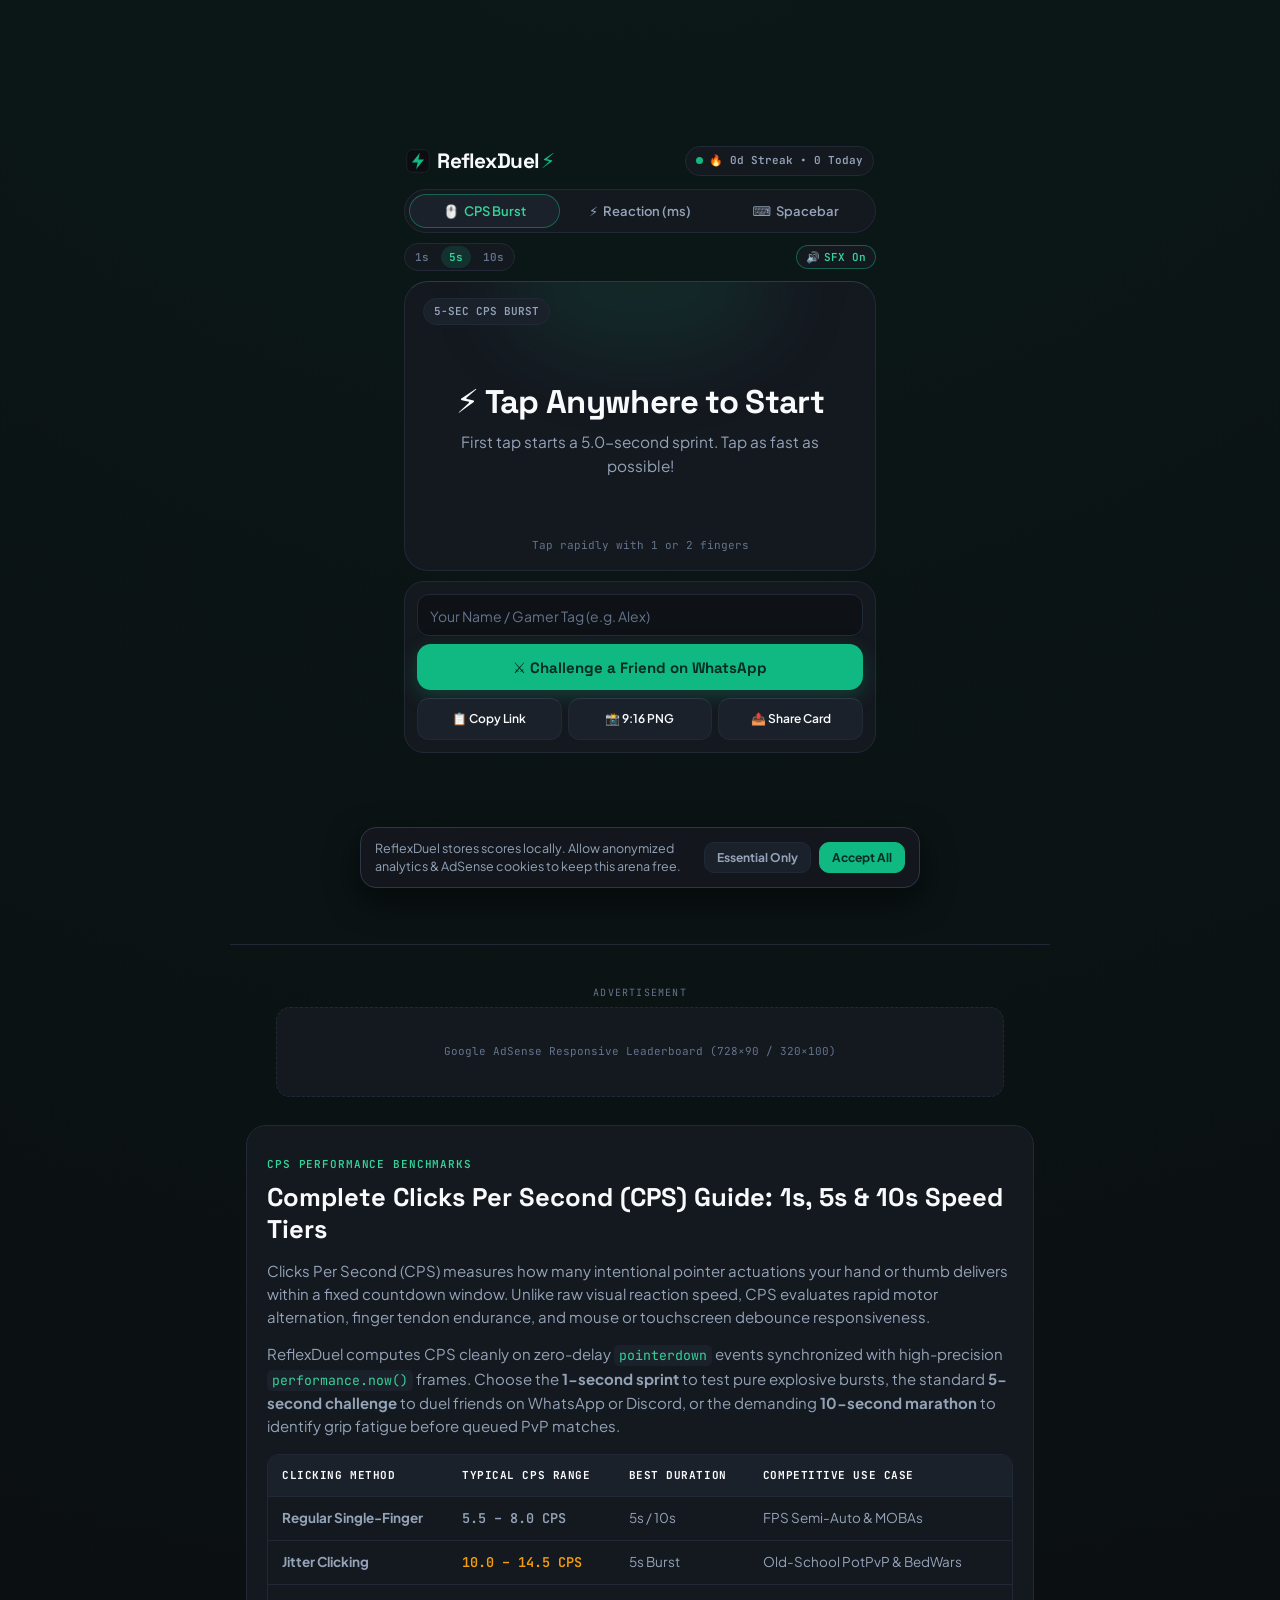
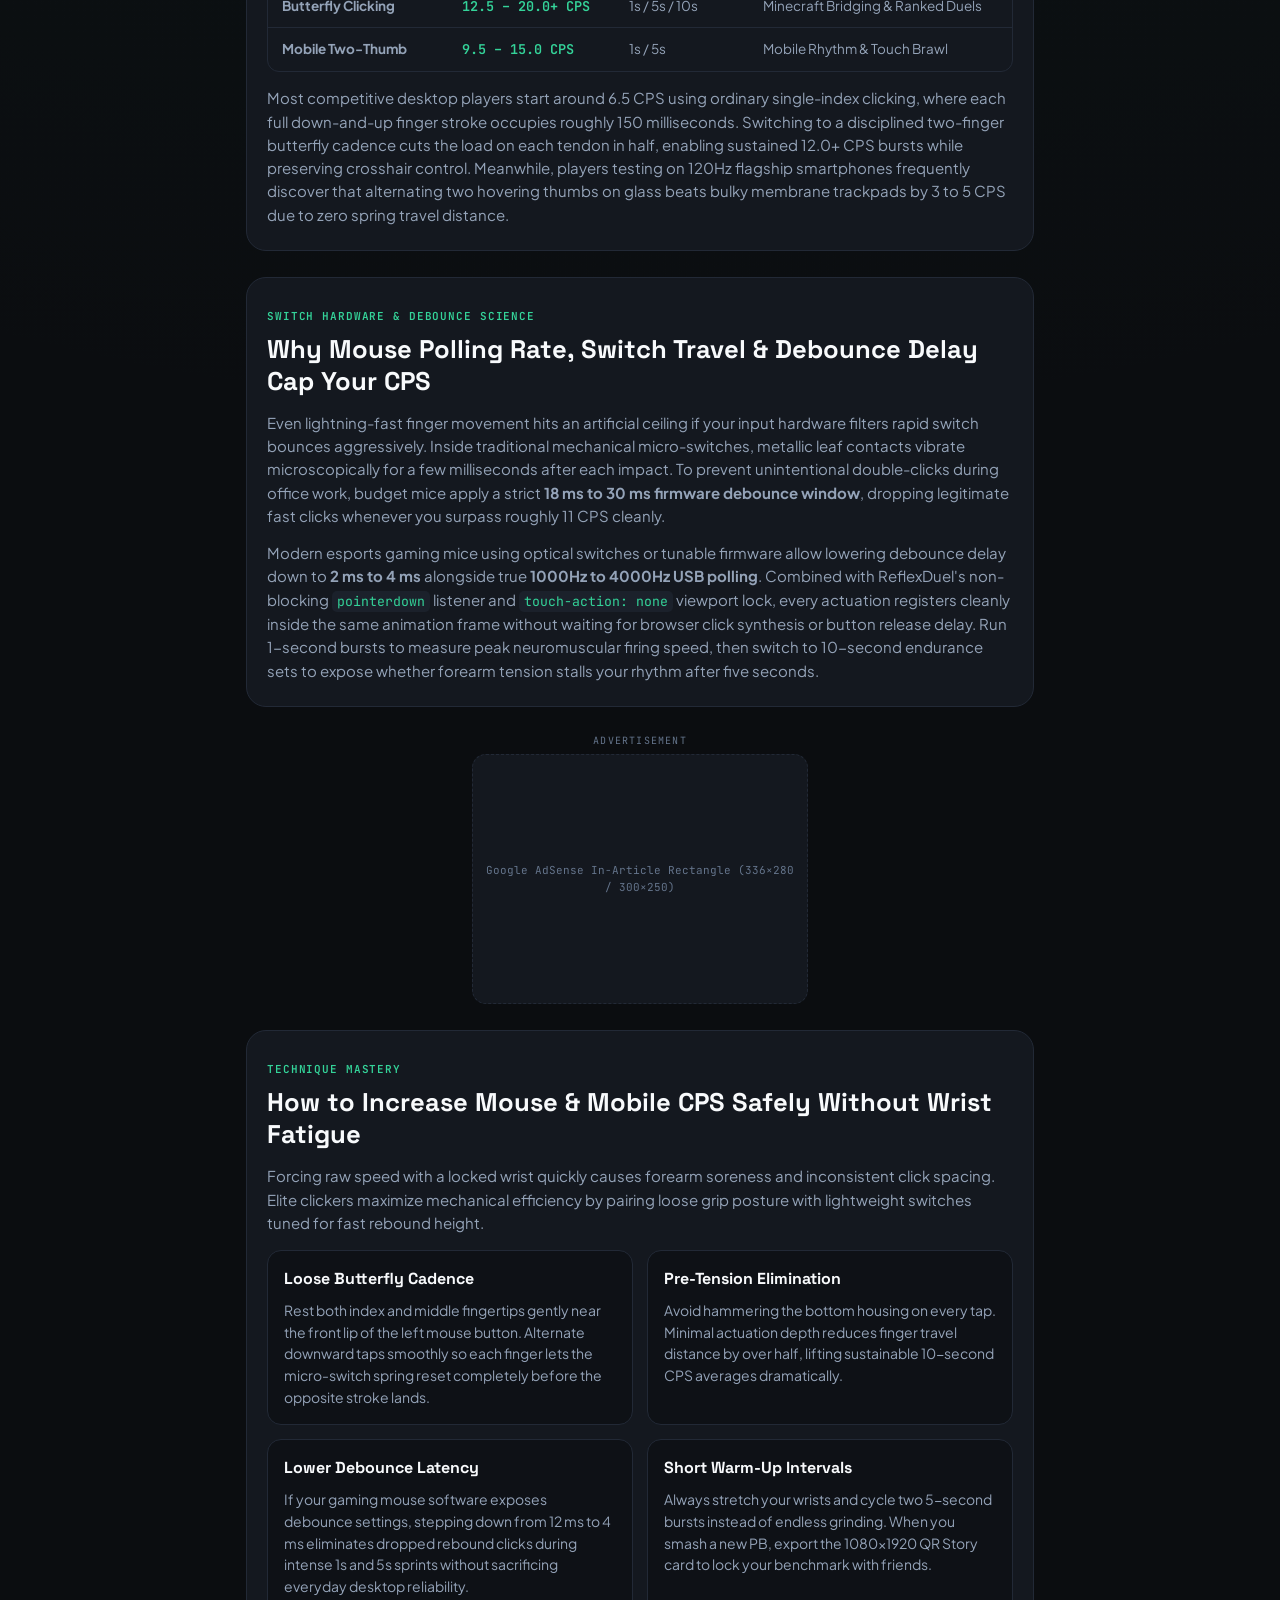
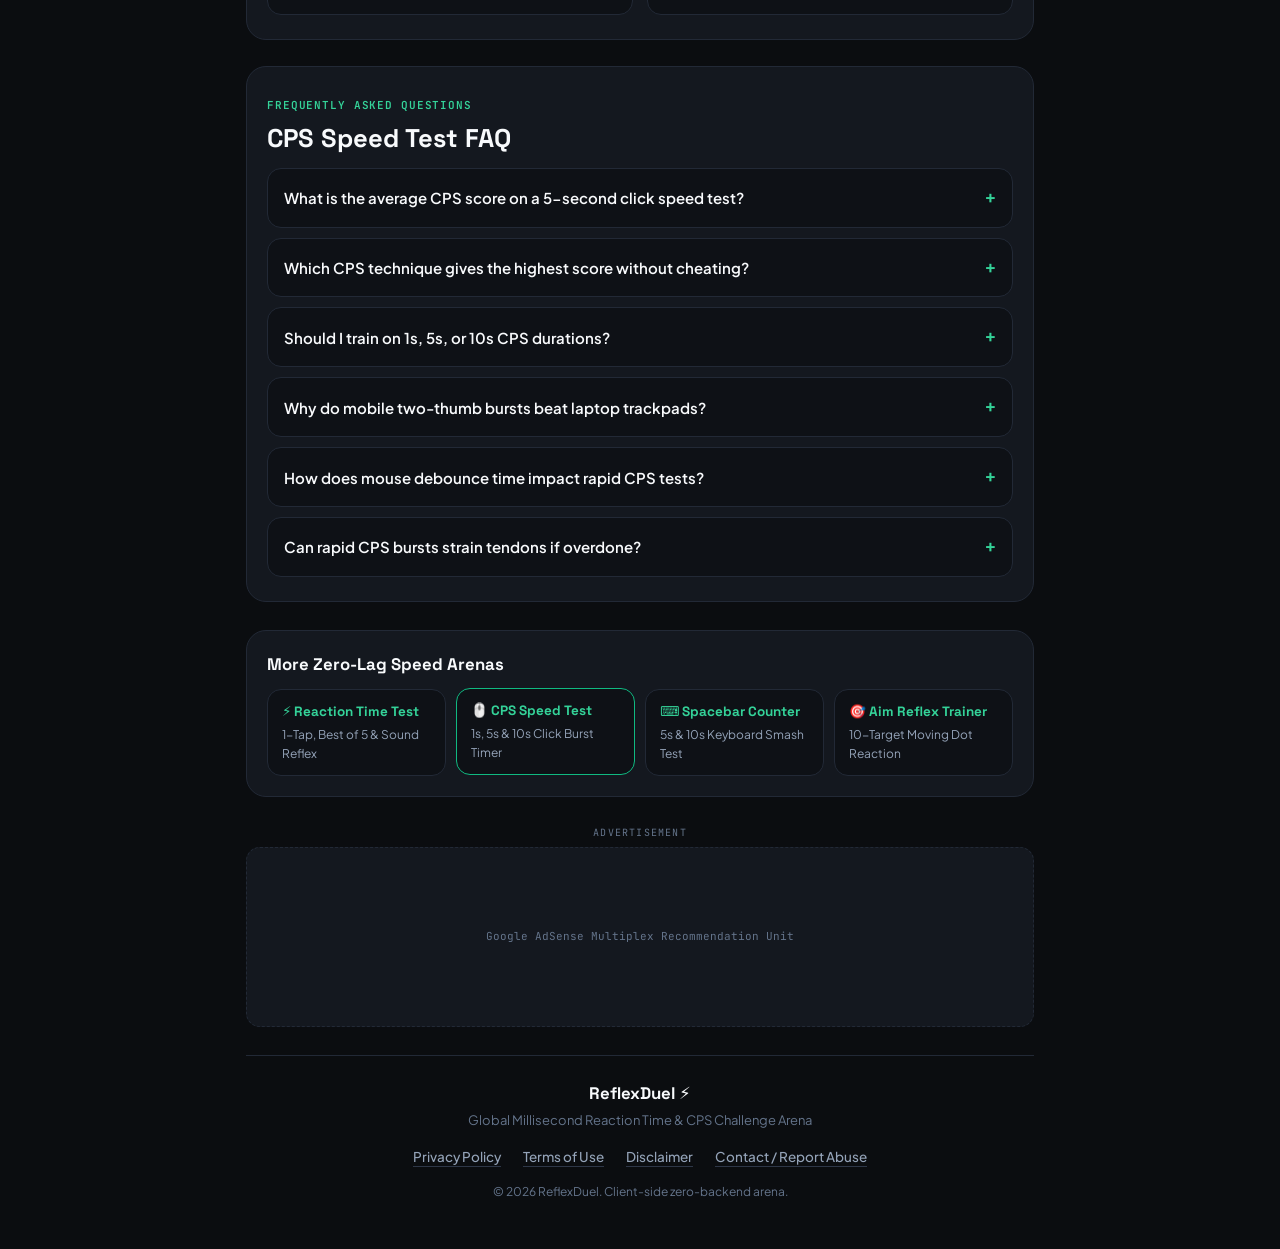
<file: cps-test.html>
<!DOCTYPE html>
<html lang="en">

<head>
  <meta name="google-site-verification" content="S7rZ92XMf3c_kQliI7A_g4i2APwAkF-cC-5eMh1wmI8" />
  <meta charset="UTF-8" />
  <meta name="viewport" content="width=device-width, initial-scale=1.0, viewport-fit=cover" />

  <!-- Google Consent Mode v2 Default (GDPR / AdSense Compliance) -->
  <script>
    window.dataLayer = window.dataLayer || [];
    function gtag() { dataLayer.push(arguments); }
    gtag('consent', 'default', {
      ad_storage: 'denied',
      ad_user_data: 'denied',
      ad_personalization: 'denied',
      analytics_storage: 'denied',
      wait_for_update: 500
    });
    gtag('js', new Date());
  </script>

  <!-- Google Tag Manager (GTM) & GA4 DataLayer -->
  <script async src="https://www.googletagmanager.com/gtm.js?id=GTM-MPF56DFZ"></script>

  <!-- Google AdSense Verification Meta -->
  <meta name="google-adsense-account" content="ca-pub-0000000000000000" />

  <title>CPS Test ⚡ — 1s, 5s &amp; 10s Clicks Per Second Challenge | ReflexDuel</title>
  <meta name="description"
    content="Test your clicking speed in 1-second, 5-second, and 10-second CPS bursts. Benchmark jitter, butterfly, and regular clicking with zero input lag and 1v1 duel links." />
  <meta name="robots" content="index, follow" />
  <meta name="theme-color" content="#0B0D10" />
  <link rel="canonical" href="https://reflexduel.vercel.app/cps-test" />

  <!-- OpenGraph & Twitter Cards -->
  <meta property="og:type" content="website" />
  <meta property="og:site_name" content="ReflexDuel" />
  <meta property="og:url" content="https://reflexduel.vercel.app/cps-test" />
  <meta property="og:title" content="ReflexDuel CPS Test ⚡ — Beat My Clicks Per Second Score" />
  <meta property="og:description"
    content="Measure your exact 1s, 5s, and 10s CPS burst with instant touch ripple feedback, global rank tiers, and QR Story cards." />
  <meta property="og:image" content="https://reflexduel.vercel.app/assets/og-preview.png" />
  <meta name="twitter:card" content="summary_large_image" />
  <meta name="twitter:title" content="ReflexDuel CPS Test ⚡ — Clicks Per Second Arena" />
  <meta name="twitter:description"
    content="Zero-lag browser CPS speed test for Minecraft PvP, FPS, and mobile players." />
  <meta name="twitter:image" content="https://reflexduel.vercel.app/assets/og-preview.png" />

  <!-- Icons & PWA Manifest -->
  <link rel="icon" type="image/svg+xml" href="assets/favicon.svg" />
  <link rel="apple-touch-icon" sizes="180x180" href="assets/apple-touch-icon.png" />
  <link rel="manifest" href="site.webmanifest" />

  <!-- Google Fonts (&display=swap) -->
  <link rel="preconnect" href="https://fonts.googleapis.com" />
  <link rel="preconnect" href="https://fonts.gstatic.com" crossorigin />
  <link
    href="https://fonts.googleapis.com/css2?family=JetBrains+Mono:wght@500;600;700&family=Plus+Jakarta+Sans:wght@400;500;600;700&family=Space+Grotesk:wght@600;700&display=swap"
    rel="stylesheet" />

  <link rel="stylesheet" href="styles.css" />

  <!-- Schema.org WebApplication Structured Data -->
  <script type="application/ld+json">
  {
    "@context": "https://schema.org",
    "@type": "WebApplication",
    "name": "ReflexDuel CPS Speed Test",
    "url": "https://reflexduel.vercel.app/cps-test",
    "applicationCategory": "GameApplication",
    "operatingSystem": "Any",
    "browserRequirements": "Requires JavaScript and HTML5",
    "description": "Zero-lag 1-second, 5-second, and 10-second Clicks Per Second (CPS) counter with instant ripple feedback, global percentiles, and zero-server 1v1 duel challenges.",
    "offers": {
      "@type": "Offer",
      "price": "0",
      "priceCurrency": "USD"
    }
  }
  </script>

  <!-- Schema.org FAQPage Structured Data -->
  <script type="application/ld+json">
  {
    "@context": "https://schema.org",
    "@type": "FAQPage",
    "mainEntity": [
      {
        "@type": "Question",
        "name": "What is the average CPS score on a 5-second click speed test?",
        "acceptedAnswer": {
          "@type": "Answer",
          "text": "The average human single-finger click speed sits between 5.5 and 7.0 CPS over 5 seconds. Reaching 9.0 to 11.9 CPS ranks in the Top 8% competitive PvP bracket."
        }
      },
      {
        "@type": "Question",
        "name": "Which CPS technique gives the highest score without cheating?",
        "acceptedAnswer": {
          "@type": "Answer",
          "text": "Drag clicking can burst past 25+ CPS on high-friction matte mouse switches, while butterfly clicking reliably reaches 13 to 20 CPS cleanly during ranked Minecraft PvP duels."
        }
      },
      {
        "@type": "Question",
        "name": "Should I train on the 1-second, 5-second, or 10-second CPS mode?",
        "acceptedAnswer": {
          "@type": "Answer",
          "text": "Use 1-second bursts to benchmark raw peak explosive finger speed, 5-second sprints as the universal global comparison standard, and 10-second runs to build wrist endurance without stamina drop-off."
        }
      },
      {
        "@type": "Question",
        "name": "Why does double-tapping a mobile screen score higher CPS than a laptop trackpad?",
        "acceptedAnswer": {
          "@type": "Answer",
          "text": "Capacitive touchscreens require zero spring return travel, allowing two alternating thumbs or fingers to trigger consecutive pointerdown hits rapidly compared to deeper scissor-switch laptop trackpads."
        }
      },
      {
        "@type": "Question",
        "name": "How does mouse debounce time affect CPS tests?",
        "acceptedAnswer": {
          "@type": "Answer",
          "text": "Gaming mice with adjustable debounce settings between 2 ms and 4 ms avoid blocking ultra-fast butterfly rebounds, whereas office mice locked at 20+ ms debounce intentionally suppress double activations."
        }
      },
      {
        "@type": "Question",
        "name": "Can jitter clicking cause wrist strain if done too often?",
        "acceptedAnswer": {
          "@type": "Answer",
          "text": "Yes. Tensing your forearm muscles repeatedly during jitter bursts increases tendon fatigue. Limit high-intensity bursts to short rounds and rest or stretch between sessions."
        }
      }
    ]
  }
  </script>
</head>

<body data-default-mode="cps">
  <noscript><iframe src="https://www.googletagmanager.com/ns.html?id=GTM-MPF56DFZ" height="0" width="0"
      style="display:none;visibility:hidden"></iframe></noscript>

  <canvas id="confettiCanvas" aria-hidden="true"></canvas>

  <main class="main-stage" id="mainStage">
    <!-- Minimal Zero-Button Header -->
    <header class="site-header">
      <a href="./" class="brand-logo" id="brandResetLink" aria-label="ReflexDuel Home Reset">
        <img src="assets/favicon.svg" alt="" width="24" height="24" class="brand-icon" />
        <span class="brand-wordmark">ReflexDuel<span class="brand-bolt" aria-hidden="true">⚡</span></span>
      </a>
      <div class="social-proof-badge" aria-live="off">
        <span class="pulse-dot" aria-hidden="true"></span>
        <span id="streakBadgeText">🔥 0d Streak • 0 Today</span>
      </div>
    </header>

    <div class="challenge-banner hidden" id="challengeBanner" role="status" aria-live="polite"></div>

    <!-- 3-Tab Mode Switcher -->
    <nav class="mode-switcher is-3" role="tablist" aria-label="CPS Arena Modes">
      <button type="button" class="mode-tab is-active" id="tabCps" role="tab" aria-selected="true" data-mode="cps">
        <span aria-hidden="true">🖱️</span>
        <span>CPS Burst</span>
      </button>
      <button type="button" class="mode-tab" id="tabReflex" role="tab" aria-selected="false" data-mode="reflex">
        <span aria-hidden="true">⚡</span>
        <span>Reaction (ms)</span>
      </button>
      <button type="button" class="mode-tab" role="tab" aria-selected="false" data-mode="spacebar">
        <span aria-hidden="true">⌨️</span>
        <span>Spacebar</span>
      </button>
    </nav>

    <!-- Variant Switcher (1s | 5s | 10s), Recent Splits & Audio Toggle -->
    <div class="subbar-row" id="subbarRow">
      <div class="variant-pills" id="variantPills" role="group" aria-label="Burst Duration"></div>
      <div class="history-strip" id="historyStrip" aria-label="Recent Attempts"></div>
      <button type="button" class="sfx-toggle-btn is-on" id="sfxToggleBtn" aria-pressed="true"
        title="Toggle Web Audio sound effects">
        <span aria-hidden="true">🔊</span>
        <span>SFX On</span>
      </button>
    </div>

    <!-- Giant Interactive Arena Pad -->
    <div class="arena-pad state-idle" id="arenaPad" role="button" tabindex="0"
      aria-label="Interactive CPS Click Speed Test Pad. Tap anywhere to start.">
      <div class="ripple-layer" id="rippleLayer" aria-hidden="true"></div>
      <div class="pad-aura" aria-hidden="true"></div>

      <div class="pad-live-view" id="padLiveView">
        <div class="pad-meta-row" id="padMetaRow">
          <span class="meta-pill" id="padModePill">5-SEC CPS BURST</span>
          <span class="meta-pill meta-pill-pb hidden" id="padPbPill">PB: --</span>
        </div>

        <div class="pad-hero-center">
          <div class="best-of-dots hidden" id="bestOfDots" aria-hidden="true">
            <span class="bo5-dot"></span>
            <span class="bo5-dot"></span>
            <span class="bo5-dot"></span>
            <span class="bo5-dot"></span>
            <span class="bo5-dot"></span>
          </div>
          <div class="cps-counter hidden" id="cpsLiveCounter">0</div>
          <h1 class="pad-title" id="padTitle">⚡ Tap Anywhere to Start</h1>
          <p class="pad-subtitle" id="padSubtitle">First tap starts a 5.0-second sprint. Tap as fast as possible!</p>
        </div>

        <div class="pad-footer-row">
          <span class="pad-hint" id="padHint">Tap rapidly with 1 or 2 fingers</span>
        </div>
      </div>

      <div class="pad-result-view hidden" id="padResultView">
        <div class="rank-badge" id="rankBadge">🏆 TOP 8% • SWEATY PVPER</div>
        <div class="score-display" id="scoreDisplay">10.4 CPS</div>
        <p class="score-comparison" id="scoreComparisonText">52 total hits in 5.0 seconds!</p>
        <span class="retry-prompt" id="retryPrompt">↻ Tap here to try again</span>
      </div>
    </div>

    <!-- 1-Step Viral Duel Link & Share Card -->
    <section class="share-card" id="shareCard" aria-label="Challenge and Share">
      <div class="input-wrapper">
        <label class="sr-only" for="playerNameInput">Your Name or Gamer Tag</label>
        <input type="text" id="playerNameInput" class="player-name-input" maxlength="20" autocomplete="nickname"
          placeholder="Your Name / Gamer Tag (e.g. Alex)" />
      </div>

      <button type="button" class="btn-whatsapp" id="whatsappDuelBtn">
        <span>⚔️ Challenge a Friend on WhatsApp</span>
      </button>

      <div class="secondary-btn-row is-3">
        <button type="button" class="btn-secondary" id="copyDuelLinkBtn">
          <span>📋 Copy Link</span>
        </button>
        <button type="button" class="btn-secondary" id="downloadCardBtn">
          <span>📸 9:16 PNG</span>
        </button>
        <button type="button" class="btn-secondary" id="nativeShareBtn">
          <span>📤 Share Card</span>
        </button>
      </div>

      <p class="share-feedback hidden" id="shareFeedback" role="status" aria-live="polite"></p>
    </section>
  </main>

  <!-- Below-the-Fold AdSense Slots, 800+ Words CPS Editorial Guide & 6 FAQs -->
  <div class="below-fold-hub">
    <aside class="ad-wrapper ad-leaderboard-wrap" id="ad-slot-leaderboard" data-ad-status="pending"
      aria-label="Advertisement">
      <span class="ad-label">Advertisement</span>
      <div class="ad-box ad-leaderboard-box">
        <span class="ad-placeholder">Google AdSense Responsive Leaderboard (728×90 / 320×100)</span>
      </div>
    </aside>

    <article class="editorial-article">
      <section class="editorial-section">
        <span class="eyebrow">CPS PERFORMANCE BENCHMARKS</span>
        <h2>Complete Clicks Per Second (CPS) Guide: 1s, 5s &amp; 10s Speed Tiers</h2>
        <p>
          Clicks Per Second (CPS) measures how many intentional pointer actuations your hand or thumb delivers within a
          fixed countdown window. Unlike raw visual reaction speed, CPS evaluates rapid motor alternation, finger tendon
          endurance, and mouse or touchscreen debounce responsiveness.
        </p>
        <p>
          ReflexDuel computes CPS cleanly on zero-delay <code>pointerdown</code> events synchronized with high-precision
          <code>performance.now()</code> frames. Choose the <strong>1-second sprint</strong> to test pure explosive
          bursts,
          the standard <strong>5-second challenge</strong> to duel friends on WhatsApp or Discord, or the demanding
          <strong>10-second marathon</strong> to identify grip fatigue before queued PvP matches.
        </p>

        <div class="table-container">
          <table class="benchmark-table">
            <thead>
              <tr>
                <th>Clicking Method</th>
                <th>Typical CPS Range</th>
                <th>Best Duration</th>
                <th>Competitive Use Case</th>
              </tr>
            </thead>
            <tbody>
              <tr>
                <td><strong>Regular Single-Finger</strong></td>
                <td class="mono">5.5 – 8.0 CPS</td>
                <td>5s / 10s</td>
                <td>FPS Semi-Auto &amp; MOBAs</td>
              </tr>
              <tr>
                <td><strong>Jitter Clicking</strong></td>
                <td class="mono amber">10.0 – 14.5 CPS</td>
                <td>5s Burst</td>
                <td>Old-School PotPvP &amp; BedWars</td>
              </tr>
              <tr>
                <td><strong>Butterfly Clicking</strong></td>
                <td class="mono emerald">12.5 – 20.0+ CPS</td>
                <td>1s / 5s / 10s</td>
                <td>Minecraft Bridging &amp; Ranked Duels</td>
              </tr>
              <tr>
                <td><strong>Mobile Two-Thumb</strong></td>
                <td class="mono emerald">9.5 – 15.0 CPS</td>
                <td>1s / 5s</td>
                <td>Mobile Rhythm &amp; Touch Brawl</td>
              </tr>
            </tbody>
          </table>
        </div>
        <p style="margin-top: 14px;">
          Most competitive desktop players start around 6.5 CPS using ordinary single-index clicking, where each full
          down-and-up finger stroke occupies roughly 150 milliseconds. Switching to a disciplined two-finger butterfly
          cadence cuts the load on each tendon in half, enabling sustained 12.0+ CPS bursts while preserving crosshair
          control. Meanwhile, players testing on 120Hz flagship smartphones frequently discover that alternating two
          hovering thumbs on glass beats bulky membrane trackpads by 3 to 5 CPS due to zero spring travel distance.
        </p>
      </section>

      <section class="editorial-section">
        <span class="eyebrow">SWITCH HARDWARE &amp; DEBOUNCE SCIENCE</span>
        <h2>Why Mouse Polling Rate, Switch Travel &amp; Debounce Delay Cap Your CPS</h2>
        <p>
          Even lightning-fast finger movement hits an artificial ceiling if your input hardware filters rapid switch
          bounces aggressively. Inside traditional mechanical micro-switches, metallic leaf contacts vibrate microscopically
          for a few milliseconds after each impact. To prevent unintentional double-clicks during office work, budget mice
          apply a strict <strong>18 ms to 30 ms firmware debounce window</strong>, dropping legitimate fast clicks
          whenever you surpass roughly 11 CPS cleanly.
        </p>
        <p>
          Modern esports gaming mice using optical switches or tunable firmware allow lowering debounce delay down to
          <strong>2 ms to 4 ms</strong> alongside true <strong>1000Hz to 4000Hz USB polling</strong>. Combined with
          ReflexDuel's non-blocking <code>pointerdown</code> listener and <code>touch-action: none</code> viewport lock,
          every actuation registers cleanly inside the same animation frame without waiting for browser click synthesis or
          button release delay. Run 1-second bursts to measure peak neuromuscular firing speed, then switch to 10-second
          endurance sets to expose whether forearm tension stalls your rhythm after five seconds.
        </p>
      </section>

      <aside class="ad-wrapper ad-rectangle-wrap" id="ad-slot-rectangle" data-ad-status="pending"
        aria-label="Advertisement">
        <span class="ad-label">Advertisement</span>
        <div class="ad-box ad-rectangle-box">
          <span class="ad-placeholder">Google AdSense In-Article Rectangle (336×280 / 300×250)</span>
        </div>
      </aside>

      <section class="editorial-section">
        <span class="eyebrow">TECHNIQUE MASTERY</span>
        <h2>How to Increase Mouse &amp; Mobile CPS Safely Without Wrist Fatigue</h2>
        <p>
          Forcing raw speed with a locked wrist quickly causes forearm soreness and inconsistent click spacing. Elite
          clickers maximize mechanical efficiency by pairing loose grip posture with lightweight switches tuned for fast
          rebound height.
        </p>
        <div class="tips-grid">
          <div class="tip-card">
            <h3>Loose Butterfly Cadence</h3>
            <p>
              Rest both index and middle fingertips gently near the front lip of the left mouse button. Alternate
              downward
              taps smoothly so each finger lets the micro-switch spring reset completely before the opposite stroke
              lands.
            </p>
          </div>
          <div class="tip-card">
            <h3>Pre-Tension Elimination</h3>
            <p>
              Avoid hammering the bottom housing on every tap. Minimal actuation depth reduces finger travel distance by
              over
              half, lifting sustainable 10-second CPS averages dramatically.
            </p>
          </div>
          <div class="tip-card">
            <h3>Lower Debounce Latency</h3>
            <p>
              If your gaming mouse software exposes debounce settings, stepping down from 12 ms to 4 ms eliminates
              dropped
              rebound clicks during intense 1s and 5s sprints without sacrificing everyday desktop reliability.
            </p>
          </div>
          <div class="tip-card">
            <h3>Short Warm-Up Intervals</h3>
            <p>
              Always stretch your wrists and cycle two 5-second bursts instead of endless grinding. When you smash a new
              PB,
              export the 1080×1920 QR Story card to lock your benchmark with friends.
            </p>
          </div>
        </div>
      </section>

      <section class="editorial-section faq-section" aria-labelledby="cpsFaqHeading">
        <span class="eyebrow">FREQUENTLY ASKED QUESTIONS</span>
        <h2 id="cpsFaqHeading">CPS Speed Test FAQ</h2>
        <div class="faq-list">
          <details class="faq-details">
            <summary>What is the average CPS score on a 5-second click speed test?</summary>
            <p>
              Everyday computer users typically click between 5.5 and 7.0 times per second. Competitive gamers
              practicing
              butterfly or jitter techniques regularly cross 10 to 16 CPS across a 5-second run.
            </p>
          </details>
          <details class="faq-details">
            <summary>Which CPS technique gives the highest score without cheating?</summary>
            <p>
              Butterfly clicking offers the cleanest balance of high 13–20 CPS speed and steady cursor aim, whereas
              jitter
              clicking reaches 10–14 CPS using vibrating forearm tension.
            </p>
          </details>
          <details class="faq-details">
            <summary>Should I train on 1s, 5s, or 10s CPS durations?</summary>
            <p>
              Use 1s bursts for raw peak velocity, 5s sprints for ranked friend duels via <code>?duel=</code> links, and
              10s
              sets to catch endurance fade past the five-second mark.
            </p>
          </details>
          <details class="faq-details">
            <summary>Why do mobile two-thumb bursts beat laptop trackpads?</summary>
            <p>
              Phones register capacitive touch immediately on light skin contact via <code>pointerdown</code> with zero
              physical key-travel delay, whereas laptop trackpads have stiffer tactile snap domes.
            </p>
          </details>
          <details class="faq-details">
            <summary>How does mouse debounce time impact rapid CPS tests?</summary>
            <p>
              High factory debounce (16–25 ms) discards legitimate ultra-fast secondary clicks. Low-debounce optical or
              tuned mechanical switches register crisp back-to-back butterfly inputs cleanly.
            </p>
          </details>
          <details class="faq-details">
            <summary>Can rapid CPS bursts strain tendons if overdone?</summary>
            <p>
              Yes—stop immediately if you feel forearm cramping or tingling, take generous rest breaks between runs, and
              prioritize relaxed alternation over forceful mashing.
            </p>
          </details>
        </div>
      </section>
    </article>

    <section class="silo-links-card" aria-label="More Reflex &amp; Speed Arenas">
      <h3>More Zero-Lag Speed Arenas</h3>
      <div class="silo-grid">
        <a href="./" class="silo-pill-link">
          <strong>⚡ Reaction Time Test</strong>
          <span>1-Tap, Best of 5 &amp; Sound Reflex</span>
        </a>
        <a href="cps-test.html" class="silo-pill-link is-current">
          <strong>🖱️ CPS Speed Test</strong>
          <span>1s, 5s &amp; 10s Click Burst Timer</span>
        </a>
        <a href="spacebar-test.html" class="silo-pill-link">
          <strong>⌨️ Spacebar Counter</strong>
          <span>5s &amp; 10s Keyboard Smash Test</span>
        </a>
        <a href="aim-reflex.html" class="silo-pill-link">
          <strong>🎯 Aim Reflex Trainer</strong>
          <span>10-Target Moving Dot Reaction</span>
        </a>
      </div>
    </section>

    <aside class="ad-wrapper ad-multiplex-wrap" id="ad-slot-multiplex" data-ad-status="pending"
      aria-label="Advertisement">
      <span class="ad-label">Advertisement</span>
      <div class="ad-box ad-multiplex-box">
        <span class="ad-placeholder">Google AdSense Multiplex Recommendation Unit</span>
      </div>
    </aside>

    <footer class="site-footer">
      <div class="footer-brand-row">
        <strong>ReflexDuel ⚡</strong>
        <span>Global Millisecond Reaction Time &amp; CPS Challenge Arena</span>
      </div>
      <nav class="footer-nav" aria-label="Legal and Compliance">
        <button type="button" class="footer-link-btn" data-legal-open="privacy">Privacy Policy</button>
        <button type="button" class="footer-link-btn" data-legal-open="terms">Terms of Use</button>
        <button type="button" class="footer-link-btn" data-legal-open="disclaimer">Disclaimer</button>
        <button type="button" class="footer-link-btn" data-legal-open="contact">Contact / Report Abuse</button>
      </nav>
      <p class="footer-copy">© 2026 ReflexDuel. Client-side zero-backend arena.</p>
    </footer>
  </div>

  <div class="modal-backdrop hidden" id="legalModal" role="dialog" aria-modal="true" aria-labelledby="legalModalTitle">
    <div class="modal-card">
      <div class="modal-head">
        <h2 id="legalModalTitle">Legal, Privacy &amp; Compliance</h2>
        <button type="button" class="modal-close-btn" id="legalModalClose" aria-label="Close modal">✕</button>
      </div>
      <div class="modal-tab-bar" role="tablist">
        <button type="button" class="modal-tab-btn is-active" data-legal-tab="privacy" role="tab"
          aria-selected="true">Privacy Policy</button>
        <button type="button" class="modal-tab-btn" data-legal-tab="terms" role="tab" aria-selected="false">Terms of
          Use</button>
        <button type="button" class="modal-tab-btn" data-legal-tab="disclaimer" role="tab"
          aria-selected="false">Disclaimer</button>
        <button type="button" class="modal-tab-btn" data-legal-tab="contact" role="tab" aria-selected="false">Contact /
          Report Abuse</button>
      </div>
      <div class="modal-content" id="legalModalBody"></div>
    </div>
  </div>

  <div class="consent-banner hidden" id="consentBanner" role="region" aria-label="Cookie and Ad Consent">
    <p class="consent-text">
      ReflexDuel stores scores locally. Allow anonymized analytics &amp; AdSense cookies to keep this arena free.
    </p>
    <div class="consent-actions">
      <button type="button" class="consent-btn consent-btn-reject" id="consentRejectBtn">Essential Only</button>
      <button type="button" class="consent-btn consent-btn-accept" id="consentAcceptBtn">Accept All</button>
    </div>
  </div>

  <script src="app.js"></script>
</body>

</html>
</file>
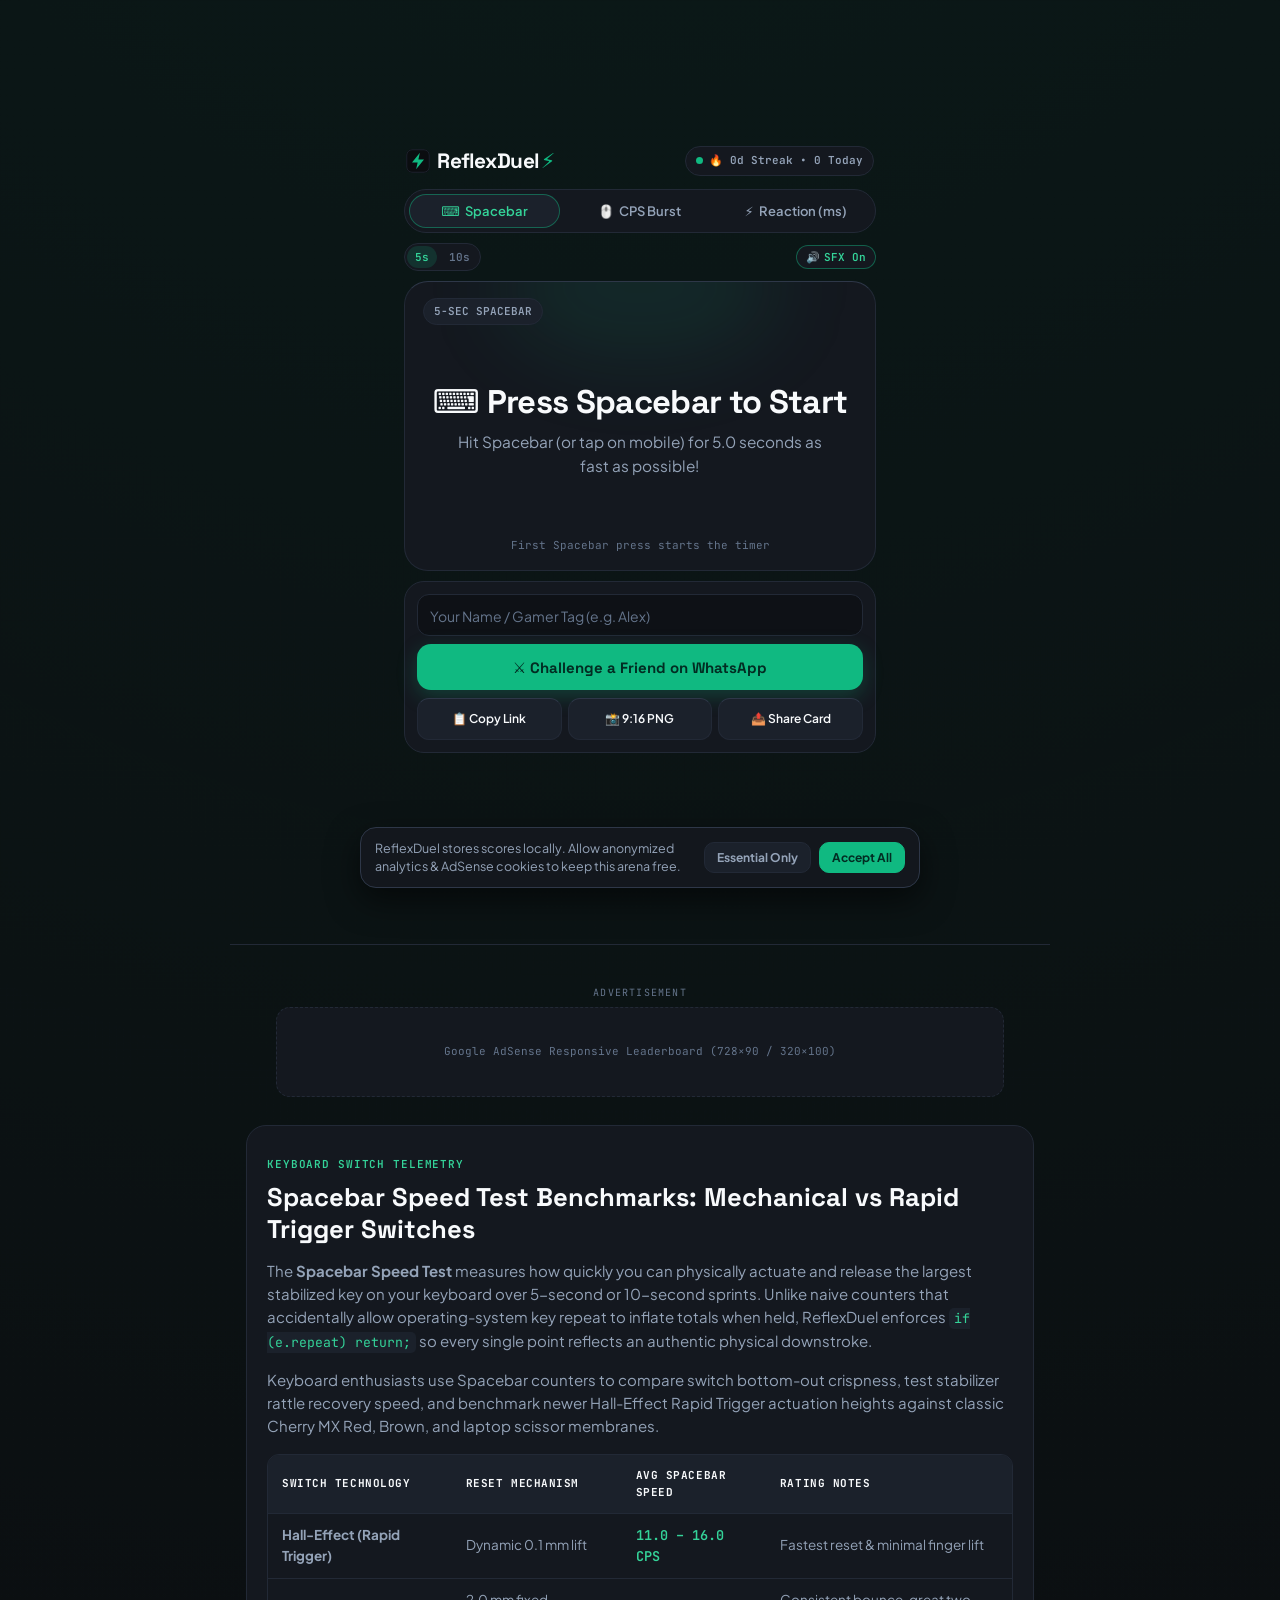
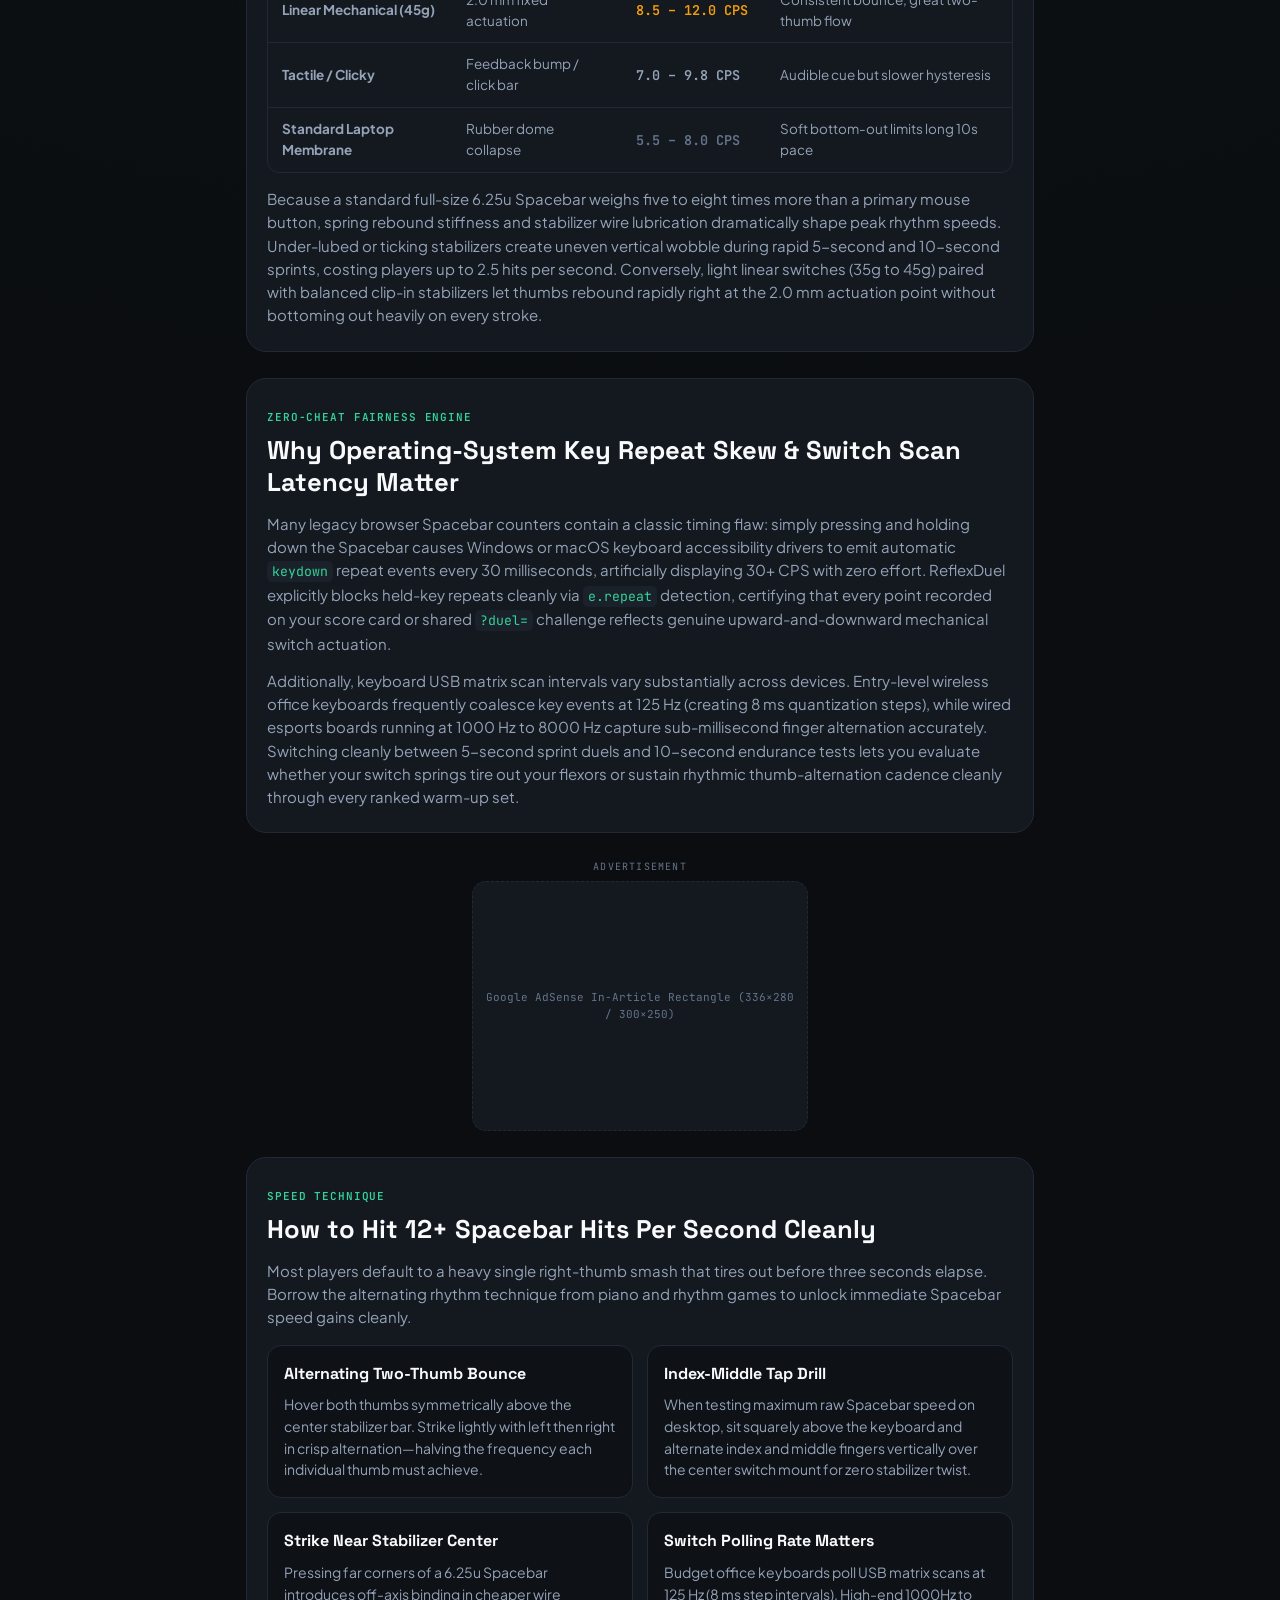
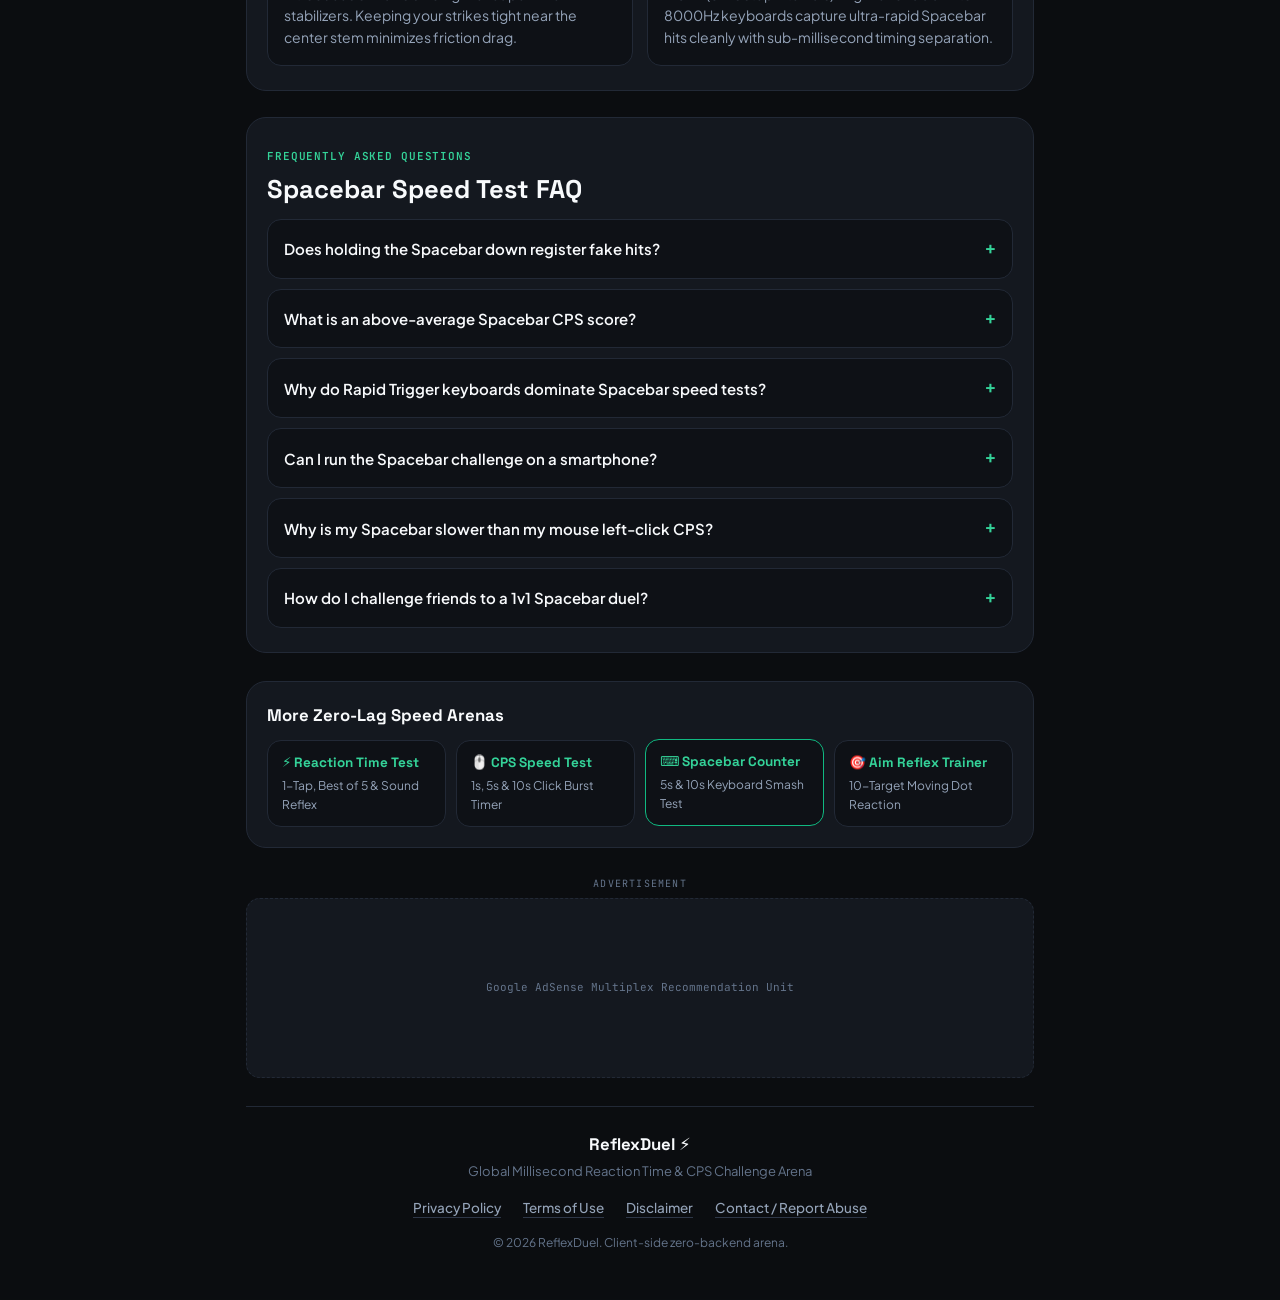
<file: spacebar-test.html>
<!DOCTYPE html>
<html lang="en">

<head>
  <meta name="google-site-verification" content="S7rZ92XMf3c_kQliI7A_g4i2APwAkF-cC-5eMh1wmI8" />
  <meta charset="UTF-8" />
  <meta name="viewport" content="width=device-width, initial-scale=1.0, viewport-fit=cover" />

  <script>
    window.dataLayer = window.dataLayer || [];
    function gtag() { dataLayer.push(arguments); }
    gtag('consent', 'default', {
      ad_storage: 'denied',
      ad_user_data: 'denied',
      ad_personalization: 'denied',
      analytics_storage: 'denied',
      wait_for_update: 500
    });
    gtag('js', new Date());
  </script>

  <script async src="https://www.googletagmanager.com/gtm.js?id=GTM-MPF56DFZ"></script>
  <meta name="google-adsense-account" content="ca-pub-0000000000000000" />

  <title>Spacebar Speed Test ⌨️ — 5s &amp; 10s Spacebar Counter Challenge | ReflexDuel</title>
  <meta name="description"
    content="How fast can you smash your Spacebar? Take the 5-second and 10-second Spacebar CPS challenge with instant switch timing, global rank tiers, and QR Story PNG export." />
  <meta name="robots" content="index, follow" />
  <meta name="theme-color" content="#0B0D10" />
  <link rel="canonical" href="https://reflexduel.vercel.app/spacebar-test" />

  <meta property="og:type" content="website" />
  <meta property="og:site_name" content="ReflexDuel" />
  <meta property="og:url" content="https://reflexduel.vercel.app/spacebar-test" />
  <meta property="og:title" content="ReflexDuel Spacebar Test ⌨️ — Beat My Spacebar Score" />
  <meta property="og:description"
    content="Test your Spacebar actuation rate over 5 or 10 seconds. Challenge friends with zero-server ?duel= links." />
  <meta property="og:image" content="https://reflexduel.vercel.app/assets/og-preview.png" />
  <meta name="twitter:card" content="summary_large_image" />
  <meta name="twitter:title" content="ReflexDuel Spacebar Speed Counter ⌨️" />
  <meta name="twitter:description"
    content="Measure your mechanical keyboard Spacebar hits per second cleanly in browser." />
  <meta name="twitter:image" content="https://reflexduel.vercel.app/assets/og-preview.png" />

  <link rel="icon" type="image/svg+xml" href="assets/favicon.svg" />
  <link rel="apple-touch-icon" sizes="180x180" href="assets/apple-touch-icon.png" />
  <link rel="manifest" href="site.webmanifest" />

  <link rel="preconnect" href="https://fonts.googleapis.com" />
  <link rel="preconnect" href="https://fonts.gstatic.com" crossorigin />
  <link
    href="https://fonts.googleapis.com/css2?family=JetBrains+Mono:wght@500;600;700&family=Plus+Jakarta+Sans:wght@400;500;600;700&family=Space+Grotesk:wght@600;700&display=swap"
    rel="stylesheet" />

  <link rel="stylesheet" href="styles.css" />

  <script type="application/ld+json">
  {
    "@context": "https://schema.org",
    "@type": "WebApplication",
    "name": "ReflexDuel Spacebar Speed Counter",
    "url": "https://reflexduel.vercel.app/spacebar-test",
    "applicationCategory": "GameApplication",
    "operatingSystem": "Any",
    "browserRequirements": "Requires JavaScript and HTML5",
    "description": "High-precision 5-second and 10-second Spacebar speed counter measuring keyboard hits per second with zero key-repeat pollution.",
    "offers": {
      "@type": "Offer",
      "price": "0",
      "priceCurrency": "USD"
    }
  }
  </script>

  <script type="application/ld+json">
  {
    "@context": "https://schema.org",
    "@type": "FAQPage",
    "mainEntity": [
      {
        "@type": "Question",
        "name": "Does holding down the Spacebar count extra hits?",
        "acceptedAnswer": {
          "@type": "Answer",
          "text": "No. ReflexDuel filters out OS key-repeat events (e.repeat) so only authentic physical downward key actuations increment the Spacebar counter."
        }
      },
      {
        "@type": "Question",
        "name": "What is a good 5-second Spacebar CPS score?",
        "acceptedAnswer": {
          "@type": "Answer",
          "text": "Casual single-thumb Spacebar tapping scores between 5.0 and 7.0 CPS. Alternating two thumbs or index fingers pushes scores past 10.0 to 14.0 CPS cleanly."
        }
      },
      {
        "@type": "Question",
        "name": "Are Rapid Trigger Hall-Effect keyboards faster on Spacebar tests?",
        "acceptedAnswer": {
          "@type": "Answer",
          "text": "Yes. Magnetic Hall-Effect switches reset cleanly the millimeter your thumb lifts, eliminating full 2 mm mechanical reset travel and lifting Spacebar hits per second substantially."
        }
      },
      {
        "@type": "Question",
        "name": "Can I take the Spacebar challenge on mobile?",
        "acceptedAnswer": {
          "@type": "Answer",
          "text": "Yes. Mobile users can rapidly double-thumb tap anywhere on the giant emerald-green arena pad without screen scrolling or accidental pinch-zoom."
        }
      },
      {
        "@type": "Question",
        "name": "Why is the Spacebar physically slower than a mouse micro-switch?",
        "acceptedAnswer": {
          "@type": "Answer",
          "text": "Long 6.25u Spacebar keycaps distribute force across stabilizers and heavier leaf springs over 3.5–4.0 mm of travel, compared to short 0.5 mm Omron or optical mouse clicks."
        }
      },
      {
        "@type": "Question",
        "name": "How can I safely challenge a friend to beat my Spacebar score?",
        "acceptedAnswer": {
          "@type": "Answer",
          "text": "Enter your gamer tag below the pad and hit WhatsApp Duel, Copy Link, or export the 9:16 PNG card with a scannable QR duel token."
        }
      }
    ]
  }
  </script>
</head>

<body data-default-mode="spacebar">
  <noscript><iframe src="https://www.googletagmanager.com/ns.html?id=GTM-MPF56DFZ" height="0" width="0"
      style="display:none;visibility:hidden"></iframe></noscript>

  <canvas id="confettiCanvas" aria-hidden="true"></canvas>

  <main class="main-stage" id="mainStage">
    <header class="site-header">
      <a href="./" class="brand-logo" id="brandResetLink" aria-label="ReflexDuel Home Reset">
        <img src="assets/favicon.svg" alt="" width="24" height="24" class="brand-icon" />
        <span class="brand-wordmark">ReflexDuel<span class="brand-bolt" aria-hidden="true">⚡</span></span>
      </a>
      <div class="social-proof-badge" aria-live="off">
        <span class="pulse-dot" aria-hidden="true"></span>
        <span id="streakBadgeText">🔥 0d Streak • 0 Today</span>
      </div>
    </header>

    <div class="challenge-banner hidden" id="challengeBanner" role="status" aria-live="polite"></div>

    <nav class="mode-switcher is-3" role="tablist" aria-label="Spacebar Arena Modes">
      <button type="button" class="mode-tab is-active" role="tab" aria-selected="true" data-mode="spacebar">
        <span aria-hidden="true">⌨️</span>
        <span>Spacebar</span>
      </button>
      <button type="button" class="mode-tab" id="tabCps" role="tab" aria-selected="false" data-mode="cps">
        <span aria-hidden="true">🖱️</span>
        <span>CPS Burst</span>
      </button>
      <button type="button" class="mode-tab" id="tabReflex" role="tab" aria-selected="false" data-mode="reflex">
        <span aria-hidden="true">⚡</span>
        <span>Reaction (ms)</span>
      </button>
    </nav>

    <div class="subbar-row" id="subbarRow">
      <div class="variant-pills" id="variantPills" role="group" aria-label="Spacebar Duration"></div>
      <div class="history-strip" id="historyStrip" aria-label="Recent Attempts"></div>
      <button type="button" class="sfx-toggle-btn is-on" id="sfxToggleBtn" aria-pressed="true"
        title="Toggle Web Audio sound effects">
        <span aria-hidden="true">🔊</span>
        <span>SFX On</span>
      </button>
    </div>

    <div class="arena-pad state-idle" id="arenaPad" role="button" tabindex="0"
      aria-label="Interactive Spacebar Speed Counter Pad. Press Spacebar or tap to start.">
      <div class="ripple-layer" id="rippleLayer" aria-hidden="true"></div>
      <div class="pad-aura" aria-hidden="true"></div>

      <div class="pad-live-view" id="padLiveView">
        <div class="pad-meta-row" id="padMetaRow">
          <span class="meta-pill" id="padModePill">5-SEC SPACEBAR</span>
          <span class="meta-pill meta-pill-pb hidden" id="padPbPill">PB: --</span>
        </div>

        <div class="pad-hero-center">
          <div class="best-of-dots hidden" id="bestOfDots" aria-hidden="true">
            <span class="bo5-dot"></span>
            <span class="bo5-dot"></span>
            <span class="bo5-dot"></span>
            <span class="bo5-dot"></span>
            <span class="bo5-dot"></span>
          </div>
          <div class="cps-counter hidden" id="cpsLiveCounter">0</div>
          <h1 class="pad-title" id="padTitle">⌨️ Press Spacebar to Start</h1>
          <p class="pad-subtitle" id="padSubtitle">Hit Spacebar (or tap on mobile) for 5.0 seconds as fast as possible!</p>
        </div>

        <div class="pad-footer-row">
          <span class="pad-hint" id="padHint">First Spacebar press starts the timer</span>
        </div>
      </div>

      <div class="pad-result-view hidden" id="padResultView">
        <div class="rank-badge" id="rankBadge">🏆 TOP 8% • SWEATY PVPER</div>
        <div class="score-display" id="scoreDisplay">9.2 CPS</div>
        <p class="score-comparison" id="scoreComparisonText">46 total hits in 5.0 seconds!</p>
        <span class="retry-prompt" id="retryPrompt">↻ Press Spacebar or tap to retry</span>
      </div>
    </div>

    <section class="share-card" id="shareCard" aria-label="Challenge and Share">
      <div class="input-wrapper">
        <label class="sr-only" for="playerNameInput">Your Name or Gamer Tag</label>
        <input type="text" id="playerNameInput" class="player-name-input" maxlength="20" autocomplete="nickname"
          placeholder="Your Name / Gamer Tag (e.g. Alex)" />
      </div>

      <button type="button" class="btn-whatsapp" id="whatsappDuelBtn">
        <span>⚔️ Challenge a Friend on WhatsApp</span>
      </button>

      <div class="secondary-btn-row is-3">
        <button type="button" class="btn-secondary" id="copyDuelLinkBtn">
          <span>📋 Copy Link</span>
        </button>
        <button type="button" class="btn-secondary" id="downloadCardBtn">
          <span>📸 9:16 PNG</span>
        </button>
        <button type="button" class="btn-secondary" id="nativeShareBtn">
          <span>📤 Share Card</span>
        </button>
      </div>

      <p class="share-feedback hidden" id="shareFeedback" role="status" aria-live="polite"></p>
    </section>
  </main>

  <div class="below-fold-hub">
    <aside class="ad-wrapper ad-leaderboard-wrap" id="ad-slot-leaderboard" data-ad-status="pending" aria-label="Advertisement">
      <span class="ad-label">Advertisement</span>
      <div class="ad-box ad-leaderboard-box">
        <span class="ad-placeholder">Google AdSense Responsive Leaderboard (728×90 / 320×100)</span>
      </div>
    </aside>

    <article class="editorial-article">
      <section class="editorial-section">
        <span class="eyebrow">KEYBOARD SWITCH TELEMETRY</span>
        <h2>Spacebar Speed Test Benchmarks: Mechanical vs Rapid Trigger Switches</h2>
        <p>
          The <strong>Spacebar Speed Test</strong> measures how quickly you can physically actuate and release the largest
          stabilized key on your keyboard over 5-second or 10-second sprints. Unlike naive counters that accidentally allow
          operating-system key repeat to inflate totals when held, ReflexDuel enforces <code>if (e.repeat) return;</code>
          so every single point reflects an authentic physical downstroke.
        </p>
        <p>
          Keyboard enthusiasts use Spacebar counters to compare switch bottom-out crispness, test stabilizer rattle recovery
          speed, and benchmark newer Hall-Effect Rapid Trigger actuation heights against classic Cherry MX Red, Brown, and
          laptop scissor membranes.
        </p>

        <div class="table-container">
          <table class="benchmark-table">
            <thead>
              <tr>
                <th>Switch Technology</th>
                <th>Reset Mechanism</th>
                <th>Avg Spacebar Speed</th>
                <th>Rating Notes</th>
              </tr>
            </thead>
            <tbody>
              <tr>
                <td><strong>Hall-Effect (Rapid Trigger)</strong></td>
                <td>Dynamic 0.1 mm lift</td>
                <td class="mono emerald">11.0 – 16.0 CPS</td>
                <td>Fastest reset &amp; minimal finger lift</td>
              </tr>
              <tr>
                <td><strong>Linear Mechanical (45g)</strong></td>
                <td>2.0 mm fixed actuation</td>
                <td class="mono amber">8.5 – 12.0 CPS</td>
                <td>Consistent bounce, great two-thumb flow</td>
              </tr>
              <tr>
                <td><strong>Tactile / Clicky</strong></td>
                <td>Feedback bump / click bar</td>
                <td class="mono">7.0 – 9.8 CPS</td>
                <td>Audible cue but slower hysteresis</td>
              </tr>
              <tr>
                <td><strong>Standard Laptop Membrane</strong></td>
                <td>Rubber dome collapse</td>
                <td class="mono muted">5.5 – 8.0 CPS</td>
                <td>Soft bottom-out limits long 10s pace</td>
              </tr>
            </tbody>
          </table>
        </div>
        <p style="margin-top: 14px;">
          Because a standard full-size 6.25u Spacebar weighs five to eight times more than a primary mouse button, spring
          rebound stiffness and stabilizer wire lubrication dramatically shape peak rhythm speeds. Under-lubed or ticking
          stabilizers create uneven vertical wobble during rapid 5-second and 10-second sprints, costing players up to 2.5
          hits per second. Conversely, light linear switches (35g to 45g) paired with balanced clip-in stabilizers let
          thumbs rebound rapidly right at the 2.0 mm actuation point without bottoming out heavily on every stroke.
        </p>
      </section>

      <section class="editorial-section">
        <span class="eyebrow">ZERO-CHEAT FAIRNESS ENGINE</span>
        <h2>Why Operating-System Key Repeat Skew &amp; Switch Scan Latency Matter</h2>
        <p>
          Many legacy browser Spacebar counters contain a classic timing flaw: simply pressing and holding down the
          Spacebar causes Windows or macOS keyboard accessibility drivers to emit automatic <code>keydown</code> repeat
          events every 30 milliseconds, artificially displaying 30+ CPS with zero effort. ReflexDuel explicitly blocks
          held-key repeats cleanly via <code>e.repeat</code> detection, certifying that every point recorded on your score
          card or shared <code>?duel=</code> challenge reflects genuine upward-and-downward mechanical switch actuation.
        </p>
        <p>
          Additionally, keyboard USB matrix scan intervals vary substantially across devices. Entry-level wireless office
          keyboards frequently coalesce key events at 125 Hz (creating 8 ms quantization steps), while wired esports boards
          running at 1000 Hz to 8000 Hz capture sub-millisecond finger alternation accurately. Switching cleanly between
          5-second sprint duels and 10-second endurance tests lets you evaluate whether your switch springs tire out your
          flexors or sustain rhythmic thumb-alternation cadence cleanly through every ranked warm-up set.
        </p>
      </section>

      <aside class="ad-wrapper ad-rectangle-wrap" id="ad-slot-rectangle" data-ad-status="pending" aria-label="Advertisement">
        <span class="ad-label">Advertisement</span>
        <div class="ad-box ad-rectangle-box">
          <span class="ad-placeholder">Google AdSense In-Article Rectangle (336×280 / 300×250)</span>
        </div>
      </aside>

      <section class="editorial-section">
        <span class="eyebrow">SPEED TECHNIQUE</span>
        <h2>How to Hit 12+ Spacebar Hits Per Second Cleanly</h2>
        <p>
          Most players default to a heavy single right-thumb smash that tires out before three seconds elapse. Borrow the
          alternating rhythm technique from piano and rhythm games to unlock immediate Spacebar speed gains cleanly.
        </p>
        <div class="tips-grid">
          <div class="tip-card">
            <h3>Alternating Two-Thumb Bounce</h3>
            <p>
              Hover both thumbs symmetrically above the center stabilizer bar. Strike lightly with left then right in crisp
              alternation—halving the frequency each individual thumb must achieve.
            </p>
          </div>
          <div class="tip-card">
            <h3>Index-Middle Tap Drill</h3>
            <p>
              When testing maximum raw Spacebar speed on desktop, sit squarely above the keyboard and alternate index and
              middle fingers vertically over the center switch mount for zero stabilizer twist.
            </p>
          </div>
          <div class="tip-card">
            <h3>Strike Near Stabilizer Center</h3>
            <p>
              Pressing far corners of a 6.25u Spacebar introduces off-axis binding in cheaper wire stabilizers. Keeping your
              strikes tight near the center stem minimizes friction drag.
            </p>
          </div>
          <div class="tip-card">
            <h3>Switch Polling Rate Matters</h3>
            <p>
              Budget office keyboards poll USB matrix scans at 125 Hz (8 ms step intervals). High-end 1000Hz to 8000Hz
              keyboards capture ultra-rapid Spacebar hits cleanly with sub-millisecond timing separation.
            </p>
          </div>
        </div>
      </section>

      <section class="editorial-section faq-section" aria-labelledby="spaceFaqHeading">
        <span class="eyebrow">FREQUENTLY ASKED QUESTIONS</span>
        <h2 id="spaceFaqHeading">Spacebar Speed Test FAQ</h2>
        <div class="faq-list">
          <details class="faq-details">
            <summary>Does holding the Spacebar down register fake hits?</summary>
            <p>
              Never. Our keyboard handler ignores operating-system repeat events so only genuine physical key releases and
              new downward presses are tallied.
            </p>
          </details>
          <details class="faq-details">
            <summary>What is an above-average Spacebar CPS score?</summary>
            <p>
              Hitting 8.0+ CPS over 5 seconds puts you ahead of most casual typists. Breaking 11.0+ CPS places you into the
              Top 8% esports keyboard speed tier.
            </p>
          </details>
          <details class="faq-details">
            <summary>Why do Rapid Trigger keyboards dominate Spacebar speed tests?</summary>
            <p>
              Rapid Trigger dynamically resets the actuation threshold the moment the key travels upward even 0.1 mm, saving
              precious milliseconds on every rebound stroke.
            </p>
          </details>
          <details class="faq-details">
            <summary>Can I run the Spacebar challenge on a smartphone?</summary>
            <p>
              Yes—tapping anywhere inside the arena pad registers identically to Spacebar strikes, letting phone players
              duel desktop keyboard users directly.
            </p>
          </details>
          <details class="faq-details">
            <summary>Why is my Spacebar slower than my mouse left-click CPS?</summary>
            <p>
              Mouse switches require only 0.4–0.6 mm pre-travel and minimal spring mass, while Spacebars move bulky stabilized
              keycaps across a much longer 3.5–4.0 mm stem path.
            </p>
          </details>
          <details class="faq-details">
            <summary>How do I challenge friends to a 1v1 Spacebar duel?</summary>
            <p>
              Finish either a 5s or 10s run, type your gamer tag, and share the generated <code>?duel=</code> link or 9:16
              Story PNG with embedded QR code.
            </p>
          </details>
        </div>
      </section>
    </article>

    <section class="silo-links-card" aria-label="More Reflex &amp; Speed Arenas">
      <h3>More Zero-Lag Speed Arenas</h3>
      <div class="silo-grid">
        <a href="./" class="silo-pill-link">
          <strong>⚡ Reaction Time Test</strong>
          <span>1-Tap, Best of 5 &amp; Sound Reflex</span>
        </a>
        <a href="cps-test.html" class="silo-pill-link">
          <strong>🖱️ CPS Speed Test</strong>
          <span>1s, 5s &amp; 10s Click Burst Timer</span>
        </a>
        <a href="spacebar-test.html" class="silo-pill-link is-current">
          <strong>⌨️ Spacebar Counter</strong>
          <span>5s &amp; 10s Keyboard Smash Test</span>
        </a>
        <a href="aim-reflex.html" class="silo-pill-link">
          <strong>🎯 Aim Reflex Trainer</strong>
          <span>10-Target Moving Dot Reaction</span>
        </a>
      </div>
    </section>

    <aside class="ad-wrapper ad-multiplex-wrap" id="ad-slot-multiplex" data-ad-status="pending" aria-label="Advertisement">
      <span class="ad-label">Advertisement</span>
      <div class="ad-box ad-multiplex-box">
        <span class="ad-placeholder">Google AdSense Multiplex Recommendation Unit</span>
      </div>
    </aside>

    <footer class="site-footer">
      <div class="footer-brand-row">
        <strong>ReflexDuel ⚡</strong>
        <span>Global Millisecond Reaction Time &amp; CPS Challenge Arena</span>
      </div>
      <nav class="footer-nav" aria-label="Legal and Compliance">
        <button type="button" class="footer-link-btn" data-legal-open="privacy">Privacy Policy</button>
        <button type="button" class="footer-link-btn" data-legal-open="terms">Terms of Use</button>
        <button type="button" class="footer-link-btn" data-legal-open="disclaimer">Disclaimer</button>
        <button type="button" class="footer-link-btn" data-legal-open="contact">Contact / Report Abuse</button>
      </nav>
      <p class="footer-copy">© 2026 ReflexDuel. Client-side zero-backend arena.</p>
    </footer>
  </div>

  <div class="modal-backdrop hidden" id="legalModal" role="dialog" aria-modal="true" aria-labelledby="legalModalTitle">
    <div class="modal-card">
      <div class="modal-head">
        <h2 id="legalModalTitle">Legal, Privacy &amp; Compliance</h2>
        <button type="button" class="modal-close-btn" id="legalModalClose" aria-label="Close modal">✕</button>
      </div>
      <div class="modal-tab-bar" role="tablist">
        <button type="button" class="modal-tab-btn is-active" data-legal-tab="privacy" role="tab" aria-selected="true">Privacy Policy</button>
        <button type="button" class="modal-tab-btn" data-legal-tab="terms" role="tab" aria-selected="false">Terms of Use</button>
        <button type="button" class="modal-tab-btn" data-legal-tab="disclaimer" role="tab" aria-selected="false">Disclaimer</button>
        <button type="button" class="modal-tab-btn" data-legal-tab="contact" role="tab" aria-selected="false">Contact / Report Abuse</button>
      </div>
      <div class="modal-content" id="legalModalBody"></div>
    </div>
  </div>

  <div class="consent-banner hidden" id="consentBanner" role="region" aria-label="Cookie and Ad Consent">
    <p class="consent-text">
      ReflexDuel stores scores locally. Allow anonymized analytics &amp; AdSense cookies to keep this arena free.
    </p>
    <div class="consent-actions">
      <button type="button" class="consent-btn consent-btn-reject" id="consentRejectBtn">Essential Only</button>
      <button type="button" class="consent-btn consent-btn-accept" id="consentAcceptBtn">Accept All</button>
    </div>
  </div>

  <script src="app.js"></script>
</body>

</html>
</file>
<file: styles.css>
/* ==========================================================================
   ReflexDuel — Production Stylesheet (Monkeytype + Apple Fitness + Teenage Eng.)
   ========================================================================== */

:root {
  --bg-carbon: #0B0D10;
  --surface-slate: #14181F;
  --surface-raised: #1B212B;
  --surface-deep: #0E1116;
  --border-card: #222936;
  --border-bevel: #2E3748;

  --emerald: #10B981;
  --emerald-bright: #34D399;
  --emerald-ink: #022C22;
  --emerald-glow: rgba(16, 185, 129, 0.22);

  --coral: #F43F5E;
  --coral-surface: #2A0F18;
  --coral-glow: rgba(244, 63, 94, 0.22);

  --amber: #F59E0B;
  --amber-soft: rgba(245, 158, 11, 0.14);

  --text-white: #F8FAFC;
  --text-steel: #94A3B8;
  --text-dim: #64748B;

  --font-mono: 'JetBrains Mono', ui-monospace, SFMono-Regular, Menlo, monospace;
  --font-display: 'Space Grotesk', system-ui, -apple-system, sans-serif;
  --font-sans: 'Plus Jakarta Sans', system-ui, -apple-system, sans-serif;
}

*,
*::before,
*::after {
  box-sizing: border-box;
}

html {
  background: var(--bg-carbon);
  color: var(--text-white);
  font-family: var(--font-sans);
  -webkit-text-size-adjust: 100%;
}

body {
  margin: 0;
  padding: 0;
  min-height: 100dvh;
  overflow-x: hidden;
  overflow-y: auto;
  background:
    radial-gradient(circle at 50% -12%, rgba(16, 185, 129, 0.08), transparent 52%),
    var(--bg-carbon);
  color: var(--text-white);
  line-height: 1.55;
  -webkit-font-smoothing: antialiased;
}

.hidden {
  display: none !important;
}

.sr-only {
  position: absolute;
  width: 1px;
  height: 1px;
  padding: 0;
  margin: -1px;
  overflow: hidden;
  clip: rect(0, 0, 0, 0);
  white-space: nowrap;
  border: 0;
}

/* Confetti Overlay */
#confettiCanvas {
  position: fixed;
  inset: 0;
  width: 100%;
  height: 100%;
  pointer-events: none;
  z-index: 9999;
}

/* Prevent iOS Safari Auto-Zoom on ALL inputs */
input,
select,
textarea {
  font-size: 16px;
}

/* ==========================================================================
   1. Single-Screen Main Stage (Max-Width 500px Centered)
   ========================================================================== */

.main-stage {
  width: 100%;
  max-width: 500px;
  margin: 0 auto;
  min-height: 100dvh;
  padding: max(12px, env(safe-area-inset-top)) 14px 16px;
  display: flex;
  flex-direction: column;
  justify-content: center;
  gap: 10px;
}

/* Minimal Header (Zero Buttons) */
.site-header {
  display: flex;
  align-items: center;
  justify-content: space-between;
  gap: 8px;
  padding: 2px 2px;
}

.brand-logo {
  display: inline-flex;
  align-items: center;
  gap: 7px;
  text-decoration: none;
  color: var(--text-white);
  font-family: var(--font-display);
  font-weight: 700;
  font-size: clamp(1.1rem, 4.2vw, 1.3rem);
  letter-spacing: -0.02em;
  white-space: nowrap;
}

.brand-icon {
  display: block;
  border-radius: 6px;
}

.brand-bolt {
  color: var(--emerald);
  margin-left: 1px;
}

.social-proof-badge {
  display: inline-flex;
  align-items: center;
  gap: 6px;
  padding: 5px 10px;
  border-radius: 9999px;
  background: var(--surface-slate);
  border: 1px solid var(--border-card);
  font-family: var(--font-mono);
  font-size: 11px;
  font-weight: 600;
  color: var(--text-steel);
  white-space: nowrap;
}

.pulse-dot {
  width: 7px;
  height: 7px;
  border-radius: 50%;
  background: var(--emerald);
  box-shadow: 0 0 0 0 rgba(16, 185, 129, 0.7);
  animation: pulseEmerald 2s infinite;
  flex-shrink: 0;
}

@keyframes pulseEmerald {
  0% {
    box-shadow: 0 0 0 0 rgba(16, 185, 129, 0.7);
  }

  70% {
    box-shadow: 0 0 0 6px rgba(16, 185, 129, 0);
  }

  100% {
    box-shadow: 0 0 0 0 rgba(16, 185, 129, 0);
  }
}

/* Friend Challenge Banner */
.challenge-banner {
  width: 100%;
  padding: 9px 12px;
  border-radius: 14px;
  background: var(--amber-soft);
  border: 1px solid rgba(245, 158, 11, 0.45);
  color: #FDE68A;
  font-size: 13px;
  font-weight: 600;
  text-align: center;
  line-height: 1.35;
  overflow-wrap: anywhere;
}

.challenge-banner.is-victory {
  background: rgba(16, 185, 129, 0.16);
  border-color: var(--emerald);
  color: #A7F3D0;
}

.challenge-banner.is-behind {
  background: rgba(244, 63, 94, 0.15);
  border-color: rgba(244, 63, 94, 0.45);
  color: #FECDD3;
}

/* Mode Switcher (2 or 3 Tabs) */
.mode-switcher {
  display: grid;
  grid-template-columns: 1fr 1fr;
  gap: 5px;
  padding: 4px;
  border-radius: 9999px;
  background: var(--surface-slate);
  border: 1px solid var(--border-card);
}

.mode-switcher.is-3 {
  grid-template-columns: repeat(3, minmax(0, 1fr));
}

.mode-tab {
  appearance: none;
  border: 1px solid transparent;
  background: transparent;
  color: var(--text-steel);
  font-family: var(--font-sans);
  font-size: 13px;
  font-weight: 600;
  padding: 8px 8px;
  border-radius: 9999px;
  display: inline-flex;
  align-items: center;
  justify-content: center;
  gap: 5px;
  cursor: pointer;
  transition: background-color 0.15s ease, color 0.15s ease, border-color 0.15s ease;
  white-space: nowrap;
  min-width: 0;
  overflow: hidden;
  text-overflow: ellipsis;
}

.mode-tab:hover {
  color: var(--text-white);
}

.mode-tab.is-active {
  background: var(--surface-raised);
  color: var(--emerald-bright);
  border-color: rgba(16, 185, 129, 0.45);
}

/* Sub-Bar Controls (Variant Pills + Recent History + SFX Toggle) */
.subbar-row {
  display: flex;
  align-items: center;
  justify-content: space-between;
  gap: 6px;
  min-height: 28px;
}

.variant-pills {
  display: inline-flex;
  align-items: center;
  gap: 4px;
  padding: 2px;
  border-radius: 9999px;
  background: var(--surface-slate);
  border: 1px solid var(--border-card);
  flex-shrink: 0;
}

.variant-pill {
  appearance: none;
  border: none;
  background: transparent;
  color: var(--text-dim);
  font-family: var(--font-mono);
  font-size: 11px;
  font-weight: 600;
  padding: 4px 8px;
  border-radius: 9999px;
  cursor: pointer;
  white-space: nowrap;
  transition: background-color 0.12s ease, color 0.12s ease;
}

.variant-pill.is-active {
  background: rgba(16, 185, 129, 0.16);
  color: var(--emerald-bright);
}

.history-strip {
  display: flex;
  align-items: center;
  gap: 4px;
  overflow-x: auto;
  scrollbar-width: none;
  min-width: 0;
  flex: 1;
  justify-content: center;
}

.history-strip::-webkit-scrollbar {
  display: none;
}

.history-chip {
  font-family: var(--font-mono);
  font-size: 10.5px;
  font-weight: 600;
  font-variant-numeric: tabular-nums;
  color: var(--text-steel);
  background: var(--surface-slate);
  border: 1px solid var(--border-card);
  border-radius: 9999px;
  padding: 3px 7px;
  white-space: nowrap;
}

.sfx-toggle-btn {
  appearance: none;
  display: inline-flex;
  align-items: center;
  gap: 4px;
  padding: 4px 9px;
  border-radius: 9999px;
  background: var(--surface-slate);
  border: 1px solid var(--border-card);
  color: var(--text-steel);
  font-family: var(--font-mono);
  font-size: 11px;
  font-weight: 600;
  cursor: pointer;
  white-space: nowrap;
  flex-shrink: 0;
  transition: border-color 0.15s ease, color 0.15s ease;
}

.sfx-toggle-btn.is-on {
  border-color: rgba(16, 185, 129, 0.45);
  color: var(--emerald-bright);
}

/* ==========================================================================
   2. Giant Interactive Arena Pad (290px rounded-3xl tactile zone)
   touch-action: none & user-select: none strictly on #arenaPad
   ========================================================================== */

.arena-pad {
  position: relative;
  width: 100%;
  height: 290px;
  border-radius: 24px;
  background: var(--surface-slate);
  border: 1px solid var(--border-card);
  border-top-color: var(--border-bevel);
  padding: 16px 18px;
  display: flex;
  flex-direction: column;
  justify-content: center;
  align-items: center;
  text-align: center;
  cursor: pointer;
  overflow: hidden;
  outline: none;

  touch-action: none;
  user-select: none;
  -webkit-user-select: none;
  -webkit-touch-callout: none;
  -webkit-tap-highlight-color: transparent;

  will-change: transform, background-color;
  transition: transform 0.08s ease, background-color 0.08s ease, border-color 0.08s ease;
}

.arena-pad:focus-visible {
  box-shadow: 0 0 0 3px rgba(16, 185, 129, 0.45);
}

.arena-pad:active {
  transform: scale(0.99);
}

.pad-aura {
  position: absolute;
  top: -70px;
  left: 50%;
  transform: translateX(-50%);
  width: 280px;
  height: 150px;
  border-radius: 50%;
  background: rgba(16, 185, 129, 0.1);
  filter: blur(40px);
  pointer-events: none;
  z-index: 0;
}

/* Pad States */
.arena-pad.state-waiting {
  background: linear-gradient(180deg, #3A101C 0%, var(--coral-surface) 100%);
  border-color: var(--coral);
  box-shadow: inset 0 0 36px var(--coral-glow);
}

.arena-pad.state-waiting .pad-aura {
  background: rgba(244, 63, 94, 0.35);
}

.arena-pad.state-go {
  background: linear-gradient(180deg, #10B981 0%, #059669 100%);
  border-color: #6EE7B7;
  box-shadow: 0 0 40px rgba(16, 185, 129, 0.45);
  transition: none;
}

.arena-pad.state-go .pad-title,
.arena-pad.state-go .pad-subtitle,
.arena-pad.state-go .pad-hint {
  color: var(--emerald-ink);
}

.arena-pad.state-go .meta-pill {
  background: rgba(2, 44, 34, 0.16);
  border-color: rgba(2, 44, 34, 0.3);
  color: var(--emerald-ink);
}

.arena-pad.state-early {
  background: linear-gradient(180deg, #3B101B 0%, #220911 100%);
  border-color: #FB7185;
  animation: earlyShake 0.32s cubic-bezier(0.36, 0.07, 0.19, 0.97) both;
}

@keyframes earlyShake {

  10%,
  90% {
    transform: translateX(-3px);
  }

  20%,
  80% {
    transform: translateX(4px);
  }

  30%,
  50%,
  70% {
    transform: translateX(-5px);
  }

  40%,
  60% {
    transform: translateX(5px);
  }
}

.arena-pad.state-cps {
  background: linear-gradient(180deg, #122420 0%, var(--surface-slate) 100%);
  border-color: var(--emerald-bright);
}

.arena-pad.state-result {
  background: linear-gradient(180deg, #131E1B 0%, var(--surface-slate) 100%);
  border-color: rgba(16, 185, 129, 0.55);
}

/* Pad Inner Content */
.pad-live-view,
.pad-result-view {
  position: relative;
  z-index: 2;
  width: 100%;
  height: 100%;
  display: flex;
  flex-direction: column;
  align-items: center;
  justify-content: space-between;
  pointer-events: none;
}

.pad-meta-row {
  width: 100%;
  display: flex;
  align-items: center;
  justify-content: space-between;
  gap: 8px;
}

.meta-pill {
  display: inline-flex;
  align-items: center;
  padding: 4px 10px;
  border-radius: 9999px;
  background: var(--surface-raised);
  border: 1px solid var(--border-card);
  font-family: var(--font-mono);
  font-size: 11px;
  font-weight: 600;
  font-variant-numeric: tabular-nums;
  color: var(--text-steel);
  white-space: nowrap;
}

.meta-pill-pb {
  color: var(--emerald-bright);
  border-color: rgba(16, 185, 129, 0.35);
}

.pad-hero-center {
  display: flex;
  flex-direction: column;
  align-items: center;
  justify-content: center;
  gap: 8px;
  margin: auto 0;
}

/* Best of 5 Progress Dots */
.best-of-dots {
  display: inline-flex;
  align-items: center;
  gap: 7px;
  margin-bottom: 2px;
}

.bo5-dot {
  width: 9px;
  height: 9px;
  border-radius: 50%;
  background: rgba(148, 163, 184, 0.25);
  border: 1px solid rgba(148, 163, 184, 0.4);
  transition: transform 0.15s ease, background-color 0.15s ease;
}

.bo5-dot.is-done {
  background: var(--emerald-bright);
  border-color: var(--emerald-bright);
  box-shadow: 0 0 8px rgba(52, 211, 153, 0.6);
}

.bo5-dot.is-current {
  border-color: #FBBF24;
  background: rgba(245, 158, 11, 0.35);
  transform: scale(1.2);
}

/* Aim Target Trainer Orb (inside #arenaPad) */
.aim-target {
  position: absolute;
  width: 50px;
  height: 50px;
  margin: -25px 0 0 -25px;
  border-radius: 50%;
  background: radial-gradient(circle at 35% 35%, #6EE7B7 0%, #10B981 55%, #059669 100%);
  border: 3px solid #ECFDF5;
  box-shadow: 0 0 24px rgba(16, 185, 129, 0.75);
  cursor: pointer;
  z-index: 4;
  pointer-events: auto;
  touch-action: none;
  transition: transform 0.06s ease;
}

.aim-target::after {
  content: '';
  position: absolute;
  inset: 14px;
  border-radius: 50%;
  background: #022C22;
}

.aim-target:active {
  transform: scale(0.9);
}

.cps-counter {
  font-family: var(--font-mono);
  font-size: clamp(3rem, 13vw, 4.25rem);
  font-weight: 700;
  font-variant-numeric: tabular-nums;
  line-height: 1;
  color: var(--emerald-bright);
}

.pad-title {
  margin: 0;
  font-family: var(--font-display);
  font-size: clamp(1.35rem, 6vw, 2.05rem);
  font-weight: 700;
  line-height: 1.15;
  letter-spacing: -0.02em;
  color: var(--text-white);
}

.pad-subtitle {
  margin: 0;
  font-size: clamp(0.84rem, 3.2vw, 0.96rem);
  color: var(--text-steel);
  max-width: 34ch;
}

.pad-footer-row {
  display: flex;
  align-items: center;
  justify-content: center;
}

.pad-hint {
  font-family: var(--font-mono);
  font-size: 11px;
  color: var(--text-dim);
}

/* Result State inside Pad */
.pad-result-view {
  justify-content: center;
  gap: 10px;
}

.rank-badge {
  display: inline-flex;
  align-items: center;
  justify-content: center;
  padding: 5px 12px;
  border-radius: 9999px;
  background: var(--amber-soft);
  border: 1px solid rgba(245, 158, 11, 0.45);
  color: #FBBF24;
  font-family: var(--font-mono);
  font-size: 11.5px;
  font-weight: 700;
  letter-spacing: 0.03em;
  max-width: 100%;
}

.score-display {
  font-family: var(--font-mono);
  font-size: clamp(2.85rem, 12vw, 4.1rem);
  font-weight: 700;
  font-variant-numeric: tabular-nums;
  line-height: 1;
  letter-spacing: -0.04em;
  color: var(--emerald-bright);
  text-shadow: 0 0 26px rgba(16, 185, 129, 0.35);
}

.score-comparison {
  margin: 0;
  font-size: 14px;
  font-weight: 500;
  color: var(--text-white);
  max-width: 100%;
  overflow-wrap: anywhere;
}

.retry-prompt {
  margin-top: 4px;
  font-family: var(--font-mono);
  font-size: 12px;
  font-weight: 600;
  color: var(--text-steel);
}

/* Tap Ripples */
.ripple-layer {
  position: absolute;
  inset: 0;
  overflow: hidden;
  pointer-events: none;
  z-index: 1;
}

.tap-ripple {
  position: absolute;
  width: 24px;
  height: 24px;
  margin-left: -12px;
  margin-top: -12px;
  border-radius: 50%;
  background: radial-gradient(circle, rgba(52, 211, 153, 0.55) 0%, rgba(16, 185, 129, 0.14) 65%, transparent 100%);
  border: 1px solid rgba(52, 211, 153, 0.65);
  transform: scale(0.4);
  opacity: 0.95;
  animation: tapRipple 0.45s cubic-bezier(0.16, 1, 0.3, 1) forwards;
}

@keyframes tapRipple {
  to {
    transform: scale(7.5);
    opacity: 0;
  }
}

/* ==========================================================================
   3. 1-Step Viral Duel Link & Share Card
   ========================================================================== */

.share-card {
  width: 100%;
  background: var(--surface-slate);
  border: 1px solid var(--border-card);
  border-radius: 20px;
  padding: 12px;
  display: flex;
  flex-direction: column;
  gap: 8px;
}

.player-name-input {
  width: 100%;
  height: 42px;
  padding: 8px 12px;
  border-radius: 12px;
  background: var(--surface-deep);
  border: 1px solid var(--border-card);
  color: var(--text-white);
  font-family: var(--font-sans);
  font-size: 16px;
  outline: none;
  transition: border-color 0.15s ease;
}

.player-name-input::placeholder {
  color: var(--text-dim);
  font-size: 14px;
}

.player-name-input:focus {
  border-color: var(--emerald);
}

.btn-whatsapp {
  appearance: none;
  width: 100%;
  min-height: 46px;
  padding: 10px 14px;
  border: none;
  border-radius: 14px;
  background: var(--emerald);
  color: var(--emerald-ink);
  font-family: var(--font-display);
  font-size: 15px;
  font-weight: 700;
  display: inline-flex;
  align-items: center;
  justify-content: center;
  gap: 8px;
  cursor: pointer;
  box-shadow: 0 6px 20px rgba(16, 185, 129, 0.25);
  transition: transform 0.1s ease, background-color 0.15s ease;
}

.btn-whatsapp:hover {
  background: var(--emerald-bright);
}

.btn-whatsapp:active {
  transform: scale(0.985);
}

.secondary-btn-row {
  display: grid;
  grid-template-columns: 1fr 1fr;
  gap: 8px;
}

.secondary-btn-row.is-3 {
  grid-template-columns: repeat(3, minmax(0, 1fr));
  gap: 6px;
}

.btn-secondary {
  appearance: none;
  min-height: 42px;
  padding: 7px 8px;
  border-radius: 12px;
  background: var(--surface-raised);
  border: 1px solid var(--border-card);
  border-top-color: var(--border-bevel);
  color: var(--text-white);
  font-family: var(--font-sans);
  font-size: 12px;
  font-weight: 600;
  line-height: 1.2;
  text-align: center;
  display: inline-flex;
  align-items: center;
  justify-content: center;
  cursor: pointer;
  transition: border-color 0.15s ease, transform 0.1s ease;
}

.btn-secondary:hover {
  border-color: var(--emerald);
}

.btn-secondary:active {
  transform: scale(0.985);
}

.share-feedback {
  margin: 0;
  font-family: var(--font-mono);
  font-size: 11.5px;
  text-align: center;
  color: var(--emerald-bright);
}

.share-feedback.is-warn {
  color: #FBBF24;
}

/* ==========================================================================
   4. Below-the-Fold AdSense Slots & 800+ Words SEO Hub
   ========================================================================== */

.below-fold-hub {
  width: 100%;
  max-width: 820px;
  margin: 44px auto 0;
  padding: 36px 16px 48px;
  border-top: 1px solid var(--border-card);
  display: flex;
  flex-direction: column;
  gap: 28px;
}

.ad-wrapper {
  width: 100%;
  display: flex;
  flex-direction: column;
  align-items: center;
  gap: 6px;
}

.ad-leaderboard-wrap {
  margin-top: 4px;
}

.ad-label {
  font-family: var(--font-mono);
  font-size: 10px;
  letter-spacing: 0.12em;
  text-transform: uppercase;
  color: var(--text-dim);
}

.ad-box {
  width: 100%;
  border-radius: 14px;
  background: var(--surface-slate);
  border: 1px dashed var(--border-card);
  display: flex;
  align-items: center;
  justify-content: center;
  text-align: center;
  padding: 12px;
  font-family: var(--font-mono);
  font-size: 11px;
  color: var(--text-dim);
}

.ad-leaderboard-box {
  max-width: 728px;
  min-height: 90px;
}

.ad-rectangle-box {
  max-width: 336px;
  min-height: 250px;
}

.ad-multiplex-box {
  min-height: 180px;
}

.editorial-article {
  display: flex;
  flex-direction: column;
  gap: 26px;
}

.editorial-section {
  background: var(--surface-slate);
  border: 1px solid var(--border-card);
  border-radius: 20px;
  padding: 24px 20px;
}

.eyebrow {
  display: inline-block;
  font-family: var(--font-mono);
  font-size: 11px;
  font-weight: 600;
  letter-spacing: 0.08em;
  color: var(--emerald-bright);
  margin-bottom: 8px;
}

.editorial-section h2 {
  margin: 0 0 14px;
  font-family: var(--font-display);
  font-size: clamp(1.25rem, 3.4vw, 1.6rem);
  line-height: 1.25;
  color: var(--text-white);
}

.editorial-section p {
  margin: 0 0 14px;
  font-size: 15px;
  color: var(--text-steel);
}

.editorial-section p:last-child {
  margin-bottom: 0;
}

.editorial-section code {
  font-family: var(--font-mono);
  font-size: 0.88em;
  padding: 2px 5px;
  border-radius: 5px;
  background: var(--surface-raised);
  color: var(--emerald-bright);
}

/* Benchmarks Table */
.table-container {
  width: 100%;
  overflow-x: auto;
  margin-top: 16px;
  border-radius: 12px;
  border: 1px solid var(--border-card);
}

.benchmark-table {
  width: 100%;
  min-width: 480px;
  border-collapse: collapse;
  text-align: left;
  font-size: 13.5px;
}

.benchmark-table th {
  background: var(--surface-raised);
  color: var(--text-white);
  font-family: var(--font-mono);
  font-size: 11px;
  text-transform: uppercase;
  letter-spacing: 0.05em;
  padding: 12px 14px;
  border-bottom: 1px solid var(--border-card);
}

.benchmark-table td {
  padding: 11px 14px;
  border-bottom: 1px solid var(--border-card);
  color: var(--text-steel);
}

.benchmark-table tr:last-child td {
  border-bottom: none;
}

.benchmark-table .mono {
  font-family: var(--font-mono);
  font-weight: 600;
}

.benchmark-table .emerald {
  color: var(--emerald-bright);
}

.benchmark-table .amber {
  color: var(--amber);
}

.benchmark-table .muted {
  color: var(--text-dim);
}

/* Tips Grid */
.tips-grid {
  display: grid;
  grid-template-columns: 1fr;
  gap: 14px;
  margin-top: 16px;
}

@media (min-width: 640px) {
  .tips-grid {
    grid-template-columns: 1fr 1fr;
  }
}

.tip-card {
  background: var(--surface-deep);
  border: 1px solid var(--border-card);
  border-radius: 14px;
  padding: 16px;
}

.tip-card h3 {
  margin: 0 0 8px;
  font-family: var(--font-display);
  font-size: 1rem;
  color: var(--text-white);
}

.tip-card p {
  margin: 0;
  font-size: 14px;
}

/* Interactive <details> FAQs */
.faq-list {
  display: flex;
  flex-direction: column;
  gap: 10px;
  margin-top: 14px;
}

.faq-details {
  background: var(--surface-deep);
  border: 1px solid var(--border-card);
  border-radius: 14px;
  padding: 0 16px;
}

.faq-details summary {
  list-style: none;
  cursor: pointer;
  padding: 15px 0;
  font-weight: 600;
  font-size: 15px;
  color: var(--text-white);
  display: flex;
  align-items: center;
  justify-content: space-between;
  gap: 12px;
}

.faq-details summary::-webkit-details-marker {
  display: none;
}

.faq-details summary::after {
  content: '+';
  font-family: var(--font-mono);
  font-size: 18px;
  color: var(--emerald-bright);
  flex-shrink: 0;
}

.faq-details[open] summary::after {
  content: '−';
}

.faq-details p {
  margin: 0 0 16px;
  font-size: 14px;
  color: var(--text-steel);
}

/* Footer */
.site-footer {
  border-top: 1px solid var(--border-card);
  padding-top: 24px;
  display: flex;
  flex-direction: column;
  align-items: center;
  gap: 14px;
  text-align: center;
}

.footer-brand-row {
  display: flex;
  flex-direction: column;
  gap: 4px;
}

.footer-brand-row strong {
  font-family: var(--font-display);
  font-size: 1.05rem;
}

.footer-brand-row span {
  font-size: 13px;
  color: var(--text-dim);
}

.footer-nav {
  display: flex;
  flex-wrap: wrap;
  justify-content: center;
  gap: 10px 18px;
}

.footer-link-btn {
  appearance: none;
  background: transparent;
  border: none;
  padding: 4px 2px;
  color: var(--text-steel);
  font-family: var(--font-sans);
  font-size: 13.5px;
  font-weight: 500;
  cursor: pointer;
  text-decoration: underline;
  text-decoration-color: var(--border-bevel);
  text-underline-offset: 4px;
}

.footer-link-btn:hover {
  color: var(--emerald-bright);
}

.footer-copy {
  margin: 0;
  font-size: 12px;
  color: var(--text-dim);
}

/* ==========================================================================
   5. Legal & Compliance Modal
   ========================================================================== */

.modal-backdrop {
  position: fixed;
  inset: 0;
  z-index: 10000;
  background: rgba(5, 7, 10, 0.84);
  backdrop-filter: blur(6px);
  display: flex;
  align-items: center;
  justify-content: center;
  padding: 16px;
}

.modal-card {
  width: 100%;
  max-width: 620px;
  max-height: 86dvh;
  background: var(--surface-slate);
  border: 1px solid var(--border-bevel);
  border-radius: 22px;
  display: flex;
  flex-direction: column;
  overflow: hidden;
  box-shadow: 0 24px 60px rgba(0, 0, 0, 0.65);
}

.modal-head {
  display: flex;
  align-items: center;
  justify-content: space-between;
  padding: 16px 20px;
  border-bottom: 1px solid var(--border-card);
}

.modal-head h2 {
  margin: 0;
  font-family: var(--font-display);
  font-size: 1.15rem;
}

.modal-close-btn {
  appearance: none;
  width: 34px;
  height: 34px;
  border-radius: 50%;
  background: var(--surface-raised);
  border: 1px solid var(--border-card);
  color: var(--text-white);
  font-size: 14px;
  cursor: pointer;
}

.modal-tab-bar {
  display: flex;
  gap: 6px;
  padding: 10px 20px;
  border-bottom: 1px solid var(--border-card);
  overflow-x: auto;
}

.modal-tab-btn {
  appearance: none;
  background: var(--surface-deep);
  border: 1px solid var(--border-card);
  color: var(--text-steel);
  font-family: var(--font-sans);
  font-size: 12.5px;
  font-weight: 600;
  padding: 6px 12px;
  border-radius: 9999px;
  cursor: pointer;
  white-space: nowrap;
}

.modal-tab-btn.is-active {
  background: rgba(16, 185, 129, 0.14);
  border-color: var(--emerald);
  color: var(--emerald-bright);
}

.modal-content {
  padding: 18px 20px 24px;
  overflow-y: auto;
  font-size: 14px;
  color: var(--text-steel);
  line-height: 1.6;
}

.modal-content h3 {
  margin: 0 0 10px;
  font-family: var(--font-display);
  font-size: 1.05rem;
  color: var(--text-white);
}

.modal-content p {
  margin: 0 0 12px;
}

.modal-content ul {
  margin: 0 0 12px;
  padding-left: 18px;
}

.modal-content li {
  margin-bottom: 6px;
}

.report-form {
  display: flex;
  flex-direction: column;
  gap: 10px;
  margin-top: 12px;
}

.report-input,
.report-textarea {
  width: 100%;
  padding: 10px 12px;
  border-radius: 10px;
  background: var(--surface-deep);
  border: 1px solid var(--border-card);
  color: var(--text-white);
  font-family: var(--font-sans);
  font-size: 16px;
  outline: none;
}

.report-textarea {
  min-height: 90px;
  resize: vertical;
}

.report-submit {
  appearance: none;
  padding: 11px 16px;
  border: none;
  border-radius: 10px;
  background: var(--emerald);
  color: var(--emerald-ink);
  font-family: var(--font-display);
  font-size: 14px;
  font-weight: 700;
  cursor: pointer;
}

/* ==========================================================================
   5b. Below-Fold SEO Silo Links & GDPR Consent Mode v2 Banner
   ========================================================================== */

.silo-links-card {
  background: var(--surface-slate);
  border: 1px solid var(--border-card);
  border-radius: 20px;
  padding: 20px;
  display: flex;
  flex-direction: column;
  gap: 12px;
}

.silo-links-card h3 {
  margin: 0;
  font-family: var(--font-display);
  font-size: 1.05rem;
  color: var(--text-white);
}

.silo-grid {
  display: grid;
  grid-template-columns: repeat(auto-fit, minmax(170px, 1fr));
  gap: 10px;
}

.silo-pill-link {
  display: flex;
  flex-direction: column;
  gap: 3px;
  padding: 12px 14px;
  border-radius: 14px;
  background: var(--surface-deep);
  border: 1px solid var(--border-card);
  text-decoration: none;
  color: var(--text-white);
  transition: border-color 0.15s ease, transform 0.12s ease;
}

.silo-pill-link:hover,
.silo-pill-link.is-current {
  border-color: var(--emerald);
  transform: translateY(-1px);
}

.silo-pill-link strong {
  font-family: var(--font-display);
  font-size: 13.5px;
  color: var(--emerald-bright);
}

.silo-pill-link span {
  font-size: 12px;
  color: var(--text-steel);
}

.consent-banner {
  position: fixed;
  left: 12px;
  right: 12px;
  bottom: max(12px, env(safe-area-inset-bottom));
  z-index: 9500;
  max-width: 560px;
  margin: 0 auto;
  padding: 12px 14px;
  border-radius: 16px;
  background: rgba(20, 24, 31, 0.96);
  backdrop-filter: blur(10px);
  border: 1px solid var(--border-bevel);
  box-shadow: 0 12px 32px rgba(0, 0, 0, 0.55);
  display: flex;
  flex-wrap: wrap;
  align-items: center;
  justify-content: space-between;
  gap: 10px;
}

.consent-text {
  margin: 0;
  flex: 1 1 260px;
  font-size: 12.5px;
  line-height: 1.4;
  color: var(--text-steel);
}

.consent-actions {
  display: flex;
  align-items: center;
  gap: 8px;
  flex-shrink: 0;
}

.consent-btn {
  appearance: none;
  padding: 7px 12px;
  border-radius: 10px;
  font-family: var(--font-sans);
  font-size: 12px;
  font-weight: 700;
  cursor: pointer;
}

.consent-btn-reject {
  background: var(--surface-raised);
  border: 1px solid var(--border-card);
  color: var(--text-steel);
}

.consent-btn-accept {
  background: var(--emerald);
  border: 1px solid var(--emerald);
  color: var(--emerald-ink);
}

/* ==========================================================================
   6. Ultra-Small Viewport Refinements (320px / Short Mobile Screens)
   ========================================================================== */

@media (max-width: 400px) {
  .main-stage {
    padding: 8px 10px 10px;
    gap: 6px;
  }

  .social-proof-badge {
    font-size: 10px;
    padding: 4px 8px;
  }

  .mode-tab {
    font-size: 11.5px;
    padding: 7px 5px;
    gap: 3px;
  }

  .variant-pill,
  .sfx-toggle-btn {
    font-size: 10.5px;
    padding: 4px 7px;
  }

  .btn-secondary {
    font-size: 10.5px;
    padding: 6px 4px;
  }
}

@media (max-width: 360px) {
  .mode-tab {
    font-size: 10.5px;
    padding: 7px 3px;
    gap: 3px;
  }

  .subbar-row {
    gap: 4px;
  }

  .history-chip:nth-child(n+3) {
    display: none;
  }
}

@media (max-height: 680px) {
  .arena-pad {
    height: clamp(190px, 33dvh, 255px);
    padding: 12px 14px;
  }
}

@media (max-height: 610px) {
  .main-stage {
    gap: 6px;
    padding-top: 6px;
    padding-bottom: 8px;
  }

  .arena-pad {
    height: clamp(168px, 29dvh, 215px);
    padding: 10px 12px;
  }

  .arena-pad.state-result {
    height: auto;
    min-height: clamp(168px, 29dvh, 215px);
  }

  .pad-result-view {
    gap: 5px;
  }

  .rank-badge {
    padding: 3px 9px;
    font-size: 10px;
  }

  .score-display {
    font-size: clamp(2.1rem, 9vw, 2.75rem);
  }

  .score-comparison {
    font-size: 12px;
    line-height: 1.25;
  }

  .retry-prompt {
    margin-top: 1px;
    font-size: 10.5px;
  }

  .pad-hint {
    display: none;
  }

  .share-card {
    padding: 10px;
    gap: 7px;
  }

  .player-name-input {
    min-height: 38px;
    padding: 6px 12px;
  }

  .btn-whatsapp {
    min-height: 42px;
    font-size: 14px;
  }

  .btn-secondary {
    min-height: 38px;
  }
}

@media (prefers-reduced-motion: reduce) {

  .pulse-dot,
  .tap-ripple,
  .arena-pad.state-early {
    animation: none;
  }
}
</file>
